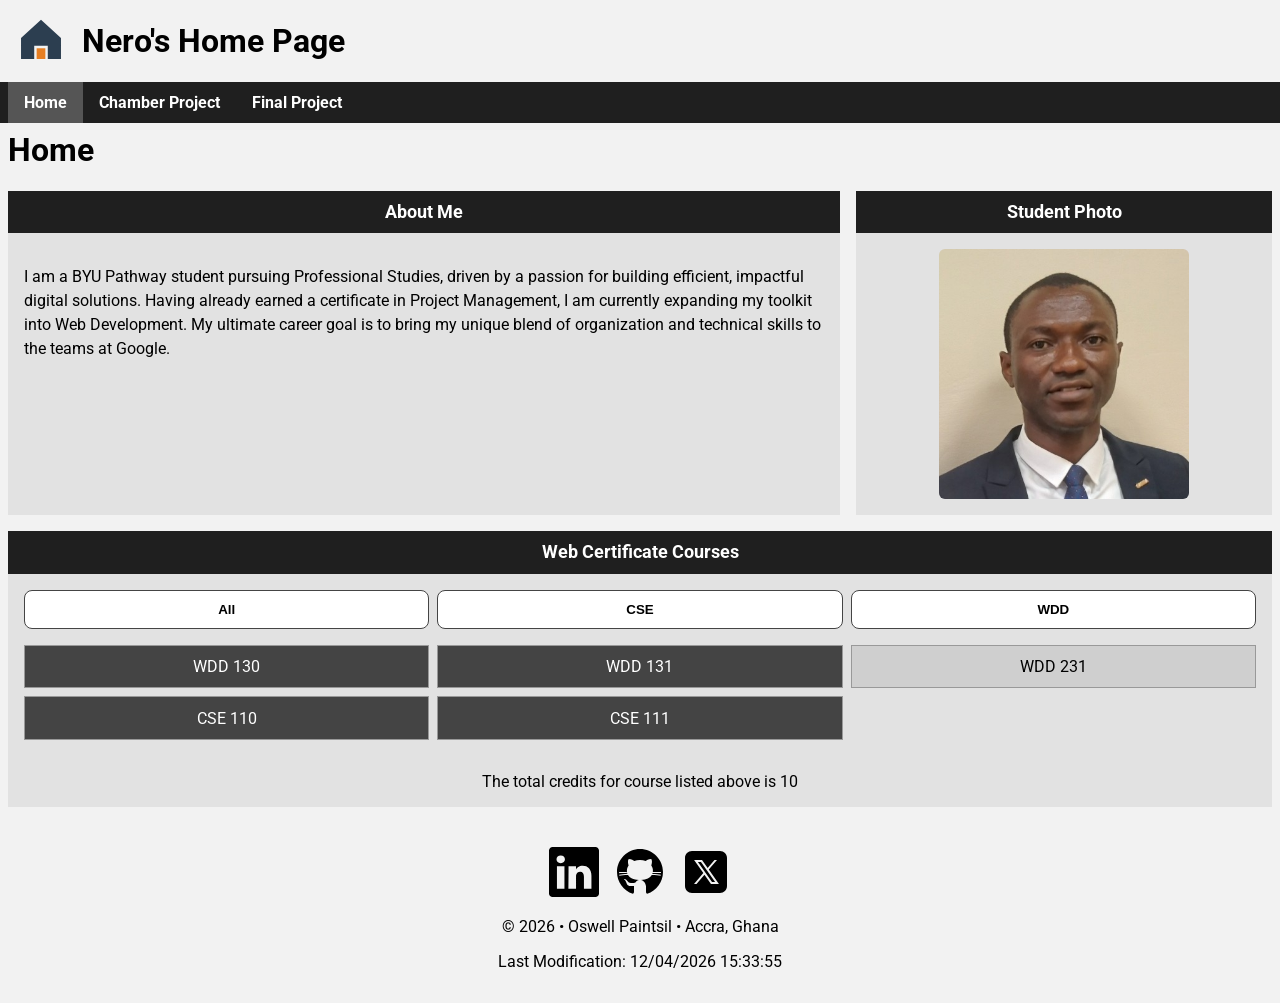
<file: index.html>
<!doctype html>
<html lang="en-US">
  <head>
    <meta charset="UTF-8" />
    <meta name="viewport" content="width=device-width, initial-scale=1.0" />

    <title>WDD 231 Home - Oswell Paintsil</title>

    <meta
      name="description"
      content="WDD 231 home page assignment for Oswell Paintsil - Course Introduction assignment."
    />

    <meta name="author" content="Oswell Paintsil" />

    <!-- Google Font -->
    <link rel="preconnect" href="https://fonts.googleapis.com" />
    <link rel="preconnect" href="https://fonts.gstatic.com" crossorigin />

    <link
      href="https://fonts.googleapis.com/css2?family=Roboto:wght@400;700&display=swap"
      rel="stylesheet"
    />

    <!-- CSS -->
    <!-- <link rel="stylesheet" href="styles/normalize.css" /> -->
    <link rel="stylesheet" href="styles/small.css" />
    <link rel="stylesheet" href="styles/larger.css" />

    <!-- JavaScript -->
    <script src="scripts/navigation.js" defer></script>
    <script src="scripts/date.js" defer></script>
    <script src="scripts/courses.js" defer></script>
  </head>

  <body>
    <header>
      <div class="logo">
        <img src="images/logo.svg" alt="Site Logo" />
        <span>Nero's Home Page</span>
      </div>

      <button id="menuButton" class="hamburger"></button>
    </header>

    <nav id="navMenu" class="navigation">
      <ul>
        <li class="active"><a href="#">Home</a></li>
        <li><a href="#">Chamber Project</a></li>
        <li><a href="#">Final Project</a></li>
      </ul>
    </nav>

    <main>
      <h1>Home</h1>

      <div class="top-sections">
        <section class="card">
          <h2>About Me</h2>

          <p>
            I am a BYU Pathway student pursuing Professional Studies, driven by
            a passion for building efficient, impactful digital solutions.
            Having already earned a certificate in Project Management, I am
            currently expanding my toolkit into Web Development. My ultimate
            career goal is to bring my unique blend of organization and
            technical skills to the teams at Google.
          </p>
        </section>

        <section class="card photo-card">
          <h2>Student Photo</h2>

          <img src="images/oswell.jpeg" alt="student photo" />
        </section>
      </div>

      <section class="courses">
        <h2>Web Certificate Courses</h2>

        <div class="buttons">
          <button id="all">All</button>
          <button id="cse">CSE</button>
          <button id="wdd">WDD</button>
        </div>

        <div id="courseContainer"></div>

        <p class="credits">
          The total credits for course listed above is
          <span id="totalCredits"></span>
        </p>
      </section>
    </main>

    <footer>
      <div class="social">
        <a href="https://linkedin.com" target="_blank">
          <img src="images/linkedin.svg" alt="LinkedIn" />
        </a>

        <a href="https://github.com" target="_blank">
          <img src="images/github.svg" alt="GitHub" />
        </a>

        <a href="https://x.com" target="_blank">
          <img src="images/x-logo.svg" alt="X" />
        </a>
      </div>

      <p>
        &copy;
        <span id="currentyear"></span>
        • Oswell Paintsil • Accra, Ghana
      </p>

      <p id="lastModified"></p>
    </footer>
  </body>
</html>
</file>
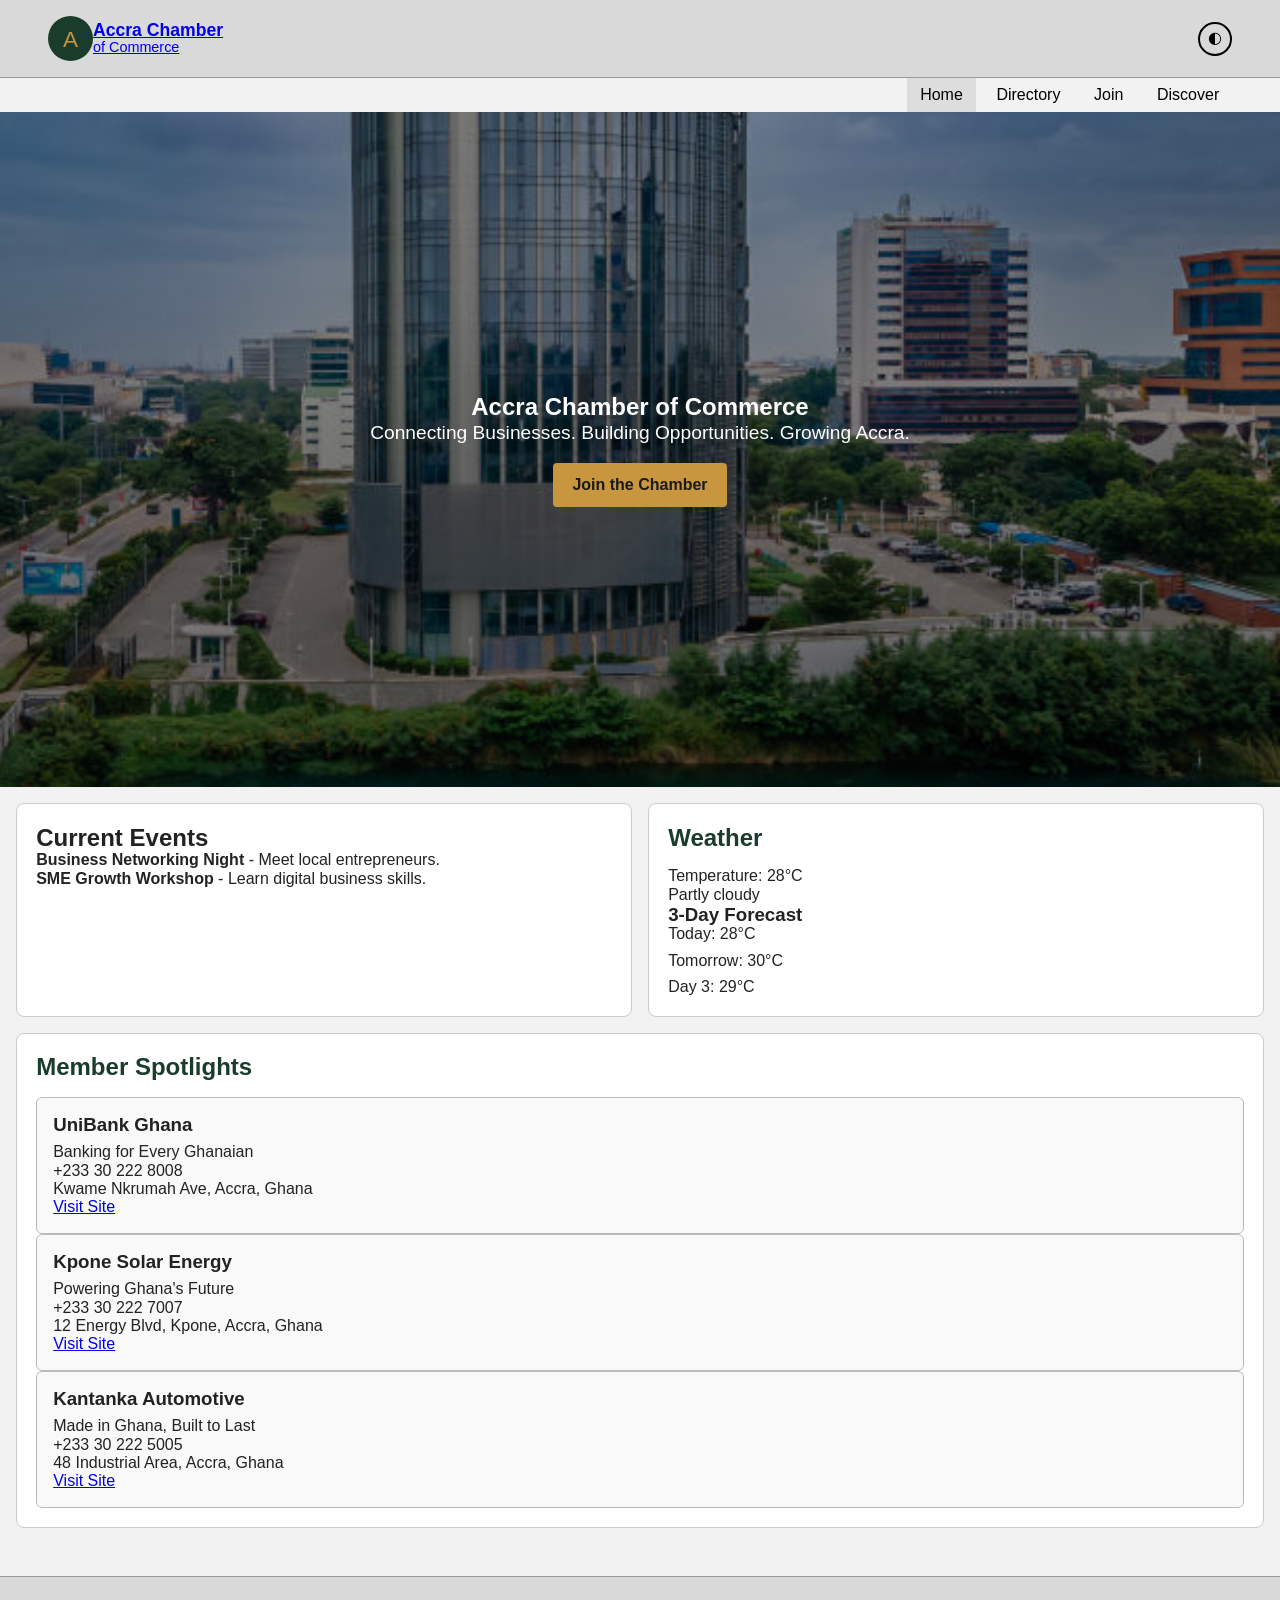
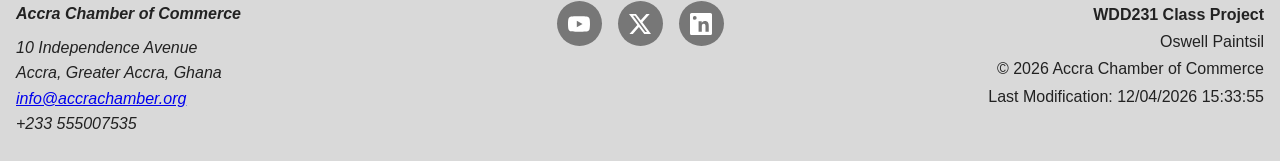
<file: chamber/index.html>
<!doctype html>
<html lang="en">
  <head>
    <meta charset="UTF-8" />
    <meta name="viewport" content="width=device-width, initial-scale=1.0" />

    <meta
      name="description"
      content="Browse the Accra Chamber of Commerce business directory. Find local businesses, contacts, and membership details for companies in Accra, Ghana."
    />
    <meta name="author" content="Oswell Paintsil" />
    <title>Business Directory | Accra Chamber of Commerce</title>

    <!-- Favicon -->
    <link rel="icon" type="image/svg+xml" href="images/favicon.svg" />

    <!-- Facebook Open Graph -->
    <meta
      property="og:title"
      content="Business Directory | Accra Chamber of Commerce"
    />
    <meta
      property="og:description"
      content="Browse the Accra Chamber of Commerce member directory — local businesses, contacts, and memberships."
    />
    <meta
      property="og:image"
      content="https://oswellpaintsil.github.io/wdd231/chamber/images/hero-image.jpg"
    />
    <meta
      property="og:url"
      content="https://oswellpaintsil.github.io/wdd231/chamber/index.html"
    />
    <meta property="og:type" content="website" />

    <!-- <title>Home | Accra Chamber of Commerce</title> -->

    <!-- Favicon -->
    <!-- <link rel="icon" href="images/favicon.svg" type="image/svg+xml" /> -->

    <!-- CSS -->
    <link rel="stylesheet" href="styles/normalize.css" />
    <link rel="stylesheet" href="styles/small.css" />
    <link rel="stylesheet" href="styles/larger.css" />

    <!-- Fonts -->
    <link rel="preconnect" href="https://fonts.googleapis.com" />
    <link rel="preconnect" href="https://fonts.gstatic.com" crossorigin />
    <link
      href="https://fonts.googleapis.com/css2?family=Source+Sans+3:wght@400;600;700&display=swap"
      rel="stylesheet"
    />
  </head>

  <body>
    <header>
      <a href="index.html" class="header-logo">
        <svg class="logo-icon" viewBox="0 0 44 44">
          <rect width="44" height="44" rx="22" fill="#1a3c2a" />
          <text
            x="22"
            y="30"
            text-anchor="middle"
            font-size="22"
            fill="#c8963e"
          >
            A
          </text>
        </svg>

        <div class="logo-text">
          <span class="site-name">Accra Chamber</span>
          <span class="site-sub">of Commerce</span>
        </div>
      </a>

      <div class="header-controls">
        <button class="theme-toggle">&#9680;</button>
        <button class="hamburger" aria-expanded="false">
          <span></span><span></span><span></span>
        </button>
      </div>
    </header>

    <nav id="main-nav">
      <ul>
        <li><a href="index.html">Home</a></li>
        <li><a href="directory.html">Directory</a></li>
        <li><a href="join.html">Join</a></li>
        <li><a href="discover.html">Discover</a></li>
      </ul>
    </nav>

    <!-- HERO (CSS BACKGROUND ONLY) -->
    <section class="hero">
      <div class="hero-overlay">
        <h2>Accra Chamber of Commerce</h2>
        <p>Connecting Businesses. Building Opportunities. Growing Accra.</p>

        <a href="join.html" class="cta-btn">Join the Chamber</a>
      </div>
    </section>

    <!-- HOME CONTENT -->
    <main class="home-main">
      <!-- EVENTS -->
      <section class="home-card">
        <h1>Current Events</h1>

        <p>
          <strong>Business Networking Night</strong> - Meet local entrepreneurs.
        </p>
        <p>
          <strong>SME Growth Workshop</strong> - Learn digital business skills.
        </p>
      </section>

      <!-- WEATHER -->
      <section class="home-card">
        <h2>Weather</h2>

        <p>Temperature: <span id="current-temp">--</span>°C</p>
        <p id="weather-desc">Loading...</p>

        <h3>3-Day Forecast</h3>
        <ul id="forecast-list"></ul>
      </section>

      <!-- SPOTLIGHTS -->
      <section class="home-card spotlight-section">
        <h2>Member Spotlights</h2>
        <div id="spotlight-container"></div>
      </section>
    </main>

    <!-- ===================== FOOTER  — matches wireframe layout ===================== -->
    <footer>
      <div class="footer-inner">
        <!-- Left: org contact info -->
        <address class="footer-org">
          <strong>Accra Chamber of Commerce</strong>
          10 Independence Avenue<br />
          Accra, Greater Accra, Ghana<br />
          <a href="mailto:info@accrachamber.org">info@accrachamber.org</a><br />
          +233 555007535
        </address>

        <!-- Centre: social icons (YouTube, Twitter/X, LinkedIn) -->
        <div
          class="footer-social"
          role="navigation"
          aria-label="Social media links"
        >
          <a
            href="https://youtube.com"
            target="_blank"
            rel="noopener noreferrer"
            aria-label="YouTube"
          >
            <svg viewBox="0 0 24 24" aria-hidden="true">
              <path
                d="M23.5 6.2a3 3 0 0 0-2.1-2.1C19.5 3.6 12 3.6 12 3.6s-7.5 0-9.4.5A3 3 0 0 0 .5 6.2C0 8.1 0 12 0 12s0 3.9.5 5.8a3 3 0 0 0 2.1 2.1C4.5 20.4 12 20.4 12 20.4s7.5 0 9.4-.5a3 3 0 0 0 2.1-2.1C24 15.9 24 12 24 12s0-3.9-.5-5.8zM9.6 15.6V8.4l6.3 3.6-6.3 3.6z"
              />
            </svg>
          </a>
          <a
            href="https://twitter.com"
            target="_blank"
            rel="noopener noreferrer"
            aria-label="Twitter / X"
          >
            <svg viewBox="0 0 24 24" aria-hidden="true">
              <path
                d="M18.9 1h3.7l-8 9.2L24 23h-7.4l-5.8-7.6L4.2 23H.5l8.6-9.8L0 1h7.6l5.2 6.9L18.9 1zm-1.3 19.8h2L6.5 3.1H4.3l13.3 17.7z"
              />
            </svg>
          </a>
          <a
            href="https://linkedin.com"
            target="_blank"
            rel="noopener noreferrer"
            aria-label="LinkedIn"
          >
            <svg viewBox="0 0 24 24" aria-hidden="true">
              <path
                d="M20.45 20.45h-3.56v-5.57c0-1.33-.02-3.04-1.85-3.04-1.85 0-2.14 1.45-2.14 2.94v5.67H9.35V9h3.41v1.56h.05a3.74 3.74 0 0 1 3.37-1.85c3.6 0 4.27 2.37 4.27 5.45v6.29zM5.34 7.43a2.07 2.07 0 1 1 0-4.13 2.07 2.07 0 0 1 0 4.13zM3.56 20.45h3.56V9H3.56v11.45zM22.22 0H1.78C.8 0 0 .78 0 1.74v20.52C0 23.22.8 24 1.78 24h20.44C23.2 24 24 23.22 24 22.26V1.74C24 .78 23.2 0 22.22 0z"
              />
            </svg>
          </a>
        </div>

        <!-- Right: development info -->
        <div class="footer-dev">
          <strong>WDD231 Class Project</strong><br />
          Oswell Paintsil<br />
          &copy; <span id="copyright-year"></span> Accra Chamber of Commerce<br />
          Last Modification: <span id="last-modified"></span>
        </div>
      </div>
    </footer>

    <script src="scripts/main.js"></script>
  </body>
</html>
</file>
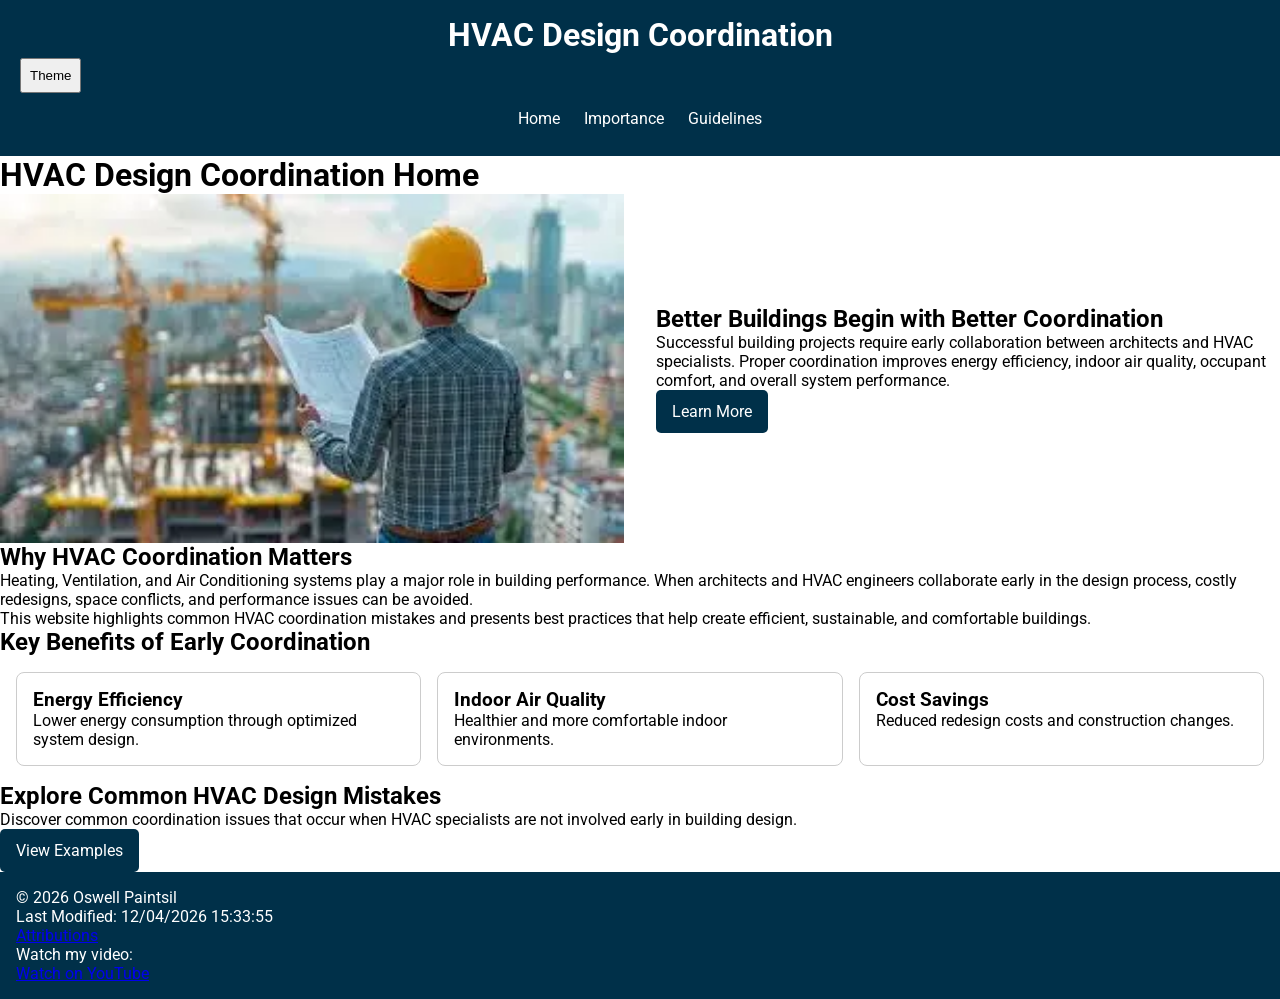
<file: finalproject/index.html>
<!doctype html>
<html lang="en">
  <head>
    <meta charset="UTF-8" />
    <meta name="author" content="Oswell Paintsil" />
    <meta
      name="description"
      content="Learn why architects should consult HVAC specialists during building design to improve efficiency, comfort, and sustainability."
    />
    <meta name="viewport" content="width=device-width, initial-scale=1.0" />

    <meta property="og:title" content="HVAC Design Coordination" />
    <meta
      property="og:description"
      content="The importance of architects consulting HVAC specialists during building design."
    />
    <meta property="og:type" content="website" />
    <meta
      property="og:url"
      content="https://oswellpaintsil.github.io/wdd231/finalproject/index.html"
    />
    <meta
      property="og:image"
      content="https://oswellpaintsil.github.io/wdd231/finalproject/images/hero.webp"
    />

    <title>HVAC Design Coordination | Home</title>

    <link rel="icon" href="images/favicon.ico" />
    <link rel="preconnect" href="https://fonts.googleapis.com" />
    <link rel="preconnect" href="https://fonts.gstatic.com" crossorigin />
    <link
      href="https://fonts.googleapis.com/css2?family=Roboto:wght@400;700&display=swap"
      rel="stylesheet"
    />

    <link rel="stylesheet" href="styles/small.css" />
    <link rel="stylesheet" href="styles/large.css" />

    <script type="module" src="scripts/main.js"></script>
  </head>

  <body>
    <header>
      <div class="site-title">HVAC Design Coordination</div>

      <button id="menu-button" aria-label="Open Navigation Menu">☰</button>
      <button id="theme-button">Theme</button>

      <nav id="main-nav">
        <ul class="navigation">
          <li><a href="index.html">Home</a></li>
          <li><a href="importance.html">Importance</a></li>
          <li><a href="guidelines.html">Guidelines</a></li>
        </ul>
      </nav>
    </header>

    <main>
      <h1>HVAC Design Coordination Home</h1>

      <section class="hero">
        <img
          src="images/hero.webp"
          alt="Modern commercial building with HVAC systems"
          loading="eager"
          width="1200"
          height="600"
        />

        <div class="hero-text">
          <h2>Better Buildings Begin with Better Coordination</h2>
          <p>
            Successful building projects require early collaboration between
            architects and HVAC specialists. Proper coordination improves energy
            efficiency, indoor air quality, occupant comfort, and overall system
            performance.
          </p>
          <a href="importance.html" class="btn"> Learn More </a>
        </div>
      </section>

      <section class="intro">
        <h2>Why HVAC Coordination Matters</h2>
        <p>
          Heating, Ventilation, and Air Conditioning systems play a major role
          in building performance. When architects and HVAC engineers
          collaborate early in the design process, costly redesigns, space
          conflicts, and performance issues can be avoided.
        </p>
        <p>
          This website highlights common HVAC coordination mistakes and presents
          best practices that help create efficient, sustainable, and
          comfortable buildings.
        </p>
      </section>

      <section class="stats">
        <h2>Key Benefits of Early Coordination</h2>
        <div class="stats-container">
          <article class="stat-card">
            <h3>Energy Efficiency</h3>
            <p>Lower energy consumption through optimized system design.</p>
          </article>
          <article class="stat-card">
            <h3>Indoor Air Quality</h3>
            <p>Healthier and more comfortable indoor environments.</p>
          </article>
          <article class="stat-card">
            <h3>Cost Savings</h3>
            <p>Reduced redesign costs and construction changes.</p>
          </article>
        </div>
      </section>

      <section class="cta">
        <h2>Explore Common HVAC Design Mistakes</h2>
        <p>
          Discover common coordination issues that occur when HVAC specialists
          are not involved early in building design.
        </p>
        <a href="importance.html" class="btn"> View Examples </a>
      </section>
    </main>

    <footer>
      <p>&copy; 2026 Oswell Paintsil</p>
      <p id="lastModified"></p>
      <a href="attributions.html">Attributions</a>
      <p>Watch my video:</p>
      <a href="https://youtu.be/3HdeFGTWEIA" target="_blank"
        >Watch on YouTube</a
      >
    </footer>
  </body>
</html>
</file>
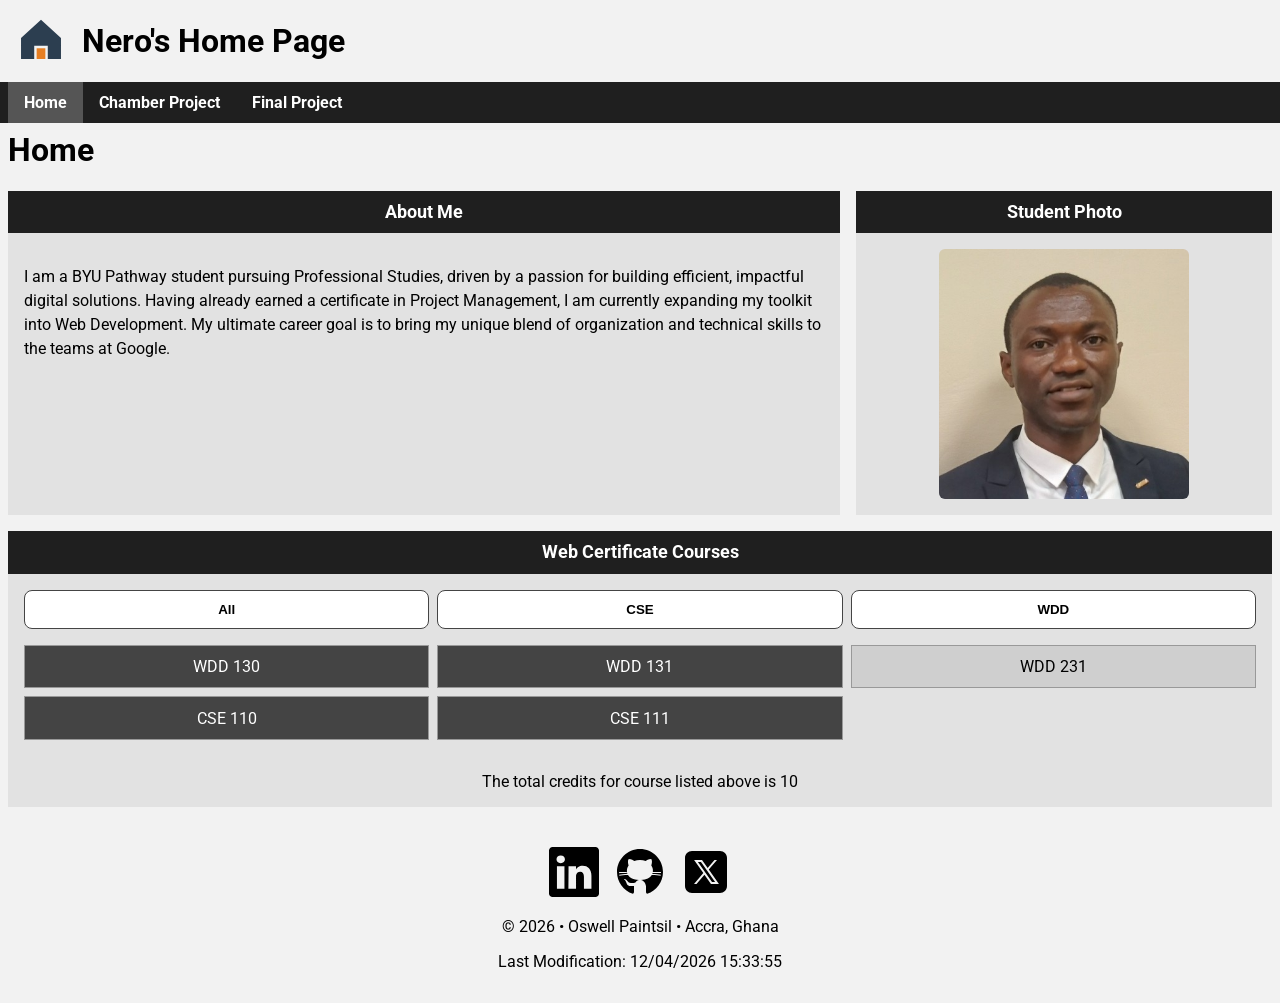
<file: wdd231/index.html>
<!doctype html>
<html lang="en-US">
  <head>
    <meta charset="UTF-8" />
    <meta name="viewport" content="width=device-width, initial-scale=1.0" />

    <title>WDD 231 Home - Oswell Paintsil</title>

    <meta
      name="description"
      content="WDD 231 home page assignment for Oswell Paintsil - Course Introduction assignment."
    />

    <meta name="author" content="Oswell Paintsil" />

    <meta property="og:title" content="WDD 231 Home - Oswell Paintsil" />
    <meta
      property="og:description"
      content="Discover one of the talented students in the BYU Pathway Worldwide program from Accra, Ghana."
    />
    <meta
      property="og:url"
      content="https://oswellpaintsil.github.io/wdd231/"
    />

    <meta
      property="og:image"
      content="https://oswellpaintsil.github.io/wdd231/images/oswell.jpeg"
    />

    <link rel="icon" href="favicon.ico" />

    <!-- Google Font -->
    <link rel="preconnect" href="https://fonts.googleapis.com" />
    <link rel="preconnect" href="https://fonts.gstatic.com" crossorigin />

    <link
      href="https://fonts.googleapis.com/css2?family=Roboto:wght@400;700&display=swap"
      rel="stylesheet"
    />

    <!-- CSS -->
    <!-- <link rel="stylesheet" href="styles/normalize.css" /> -->
    <link rel="stylesheet" href="styles/small.css" />
    <link rel="stylesheet" href="styles/larger.css" />

    <!-- JavaScript -->
    <script src="scripts/navigation.js" defer></script>
    <script src="scripts/date.js" defer></script>
    <script src="scripts/courses.js" defer></script>
  </head>

  <body>
    <header>
      <div class="logo">
        <img src="images/logo.svg" alt="Site Logo" />
        <span>Nero's Home Page</span>
      </div>

      <button id="menuButton" class="hamburger"></button>
    </header>

    <nav id="navMenu" class="navigation">
      <ul>
        <li class="active"><a href="#">Home</a></li>
        <li><a href="#">Chamber Project</a></li>
        <li><a href="#">Final Project</a></li>
      </ul>
    </nav>

    <main>
      <h1>Home</h1>

      <div class="top-sections">
        <section class="card">
          <h2>About Me</h2>

          <p>
            I am a BYU Pathway student pursuing Professional Studies, driven by
            a passion for building efficient, impactful digital solutions.
            Having already earned a certificate in Project Management, I am
            currently expanding my toolkit into Web Development. My ultimate
            career goal is to bring my unique blend of organization and
            technical skills to the teams at Google.
          </p>
        </section>

        <section class="card photo-card">
          <h2>Student Photo</h2>

          <img src="images/oswell.jpeg" alt="student photo" />
        </section>
      </div>

      <section class="courses">
        <h2>Web Certificate Courses</h2>

        <div class="buttons">
          <button id="all">All</button>
          <button id="cse">CSE</button>
          <button id="wdd">WDD</button>
        </div>

        <div id="courseContainer"></div>

        <p class="credits">
          The total credits for course listed above is
          <span id="totalCredits"></span>
        </p>
      </section>
    </main>

    <footer>
      <div class="social">
        <a href="https://linkedin.com" target="_blank">
          <img src="images/linkedin.svg" alt="LinkedIn" />
        </a>

        <a href="https://github.com" target="_blank">
          <img src="images/github.svg" alt="GitHub" />
        </a>

        <a href="https://x.com" target="_blank">
          <img src="images/x-logo.svg" alt="X" />
        </a>
      </div>

      <p>
        &copy;
        <span id="currentyear"></span>
        • Oswell Paintsil • Accra, Ghana
      </p>

      <p id="lastModified"></p>
    </footer>
  </body>
</html>
</file>
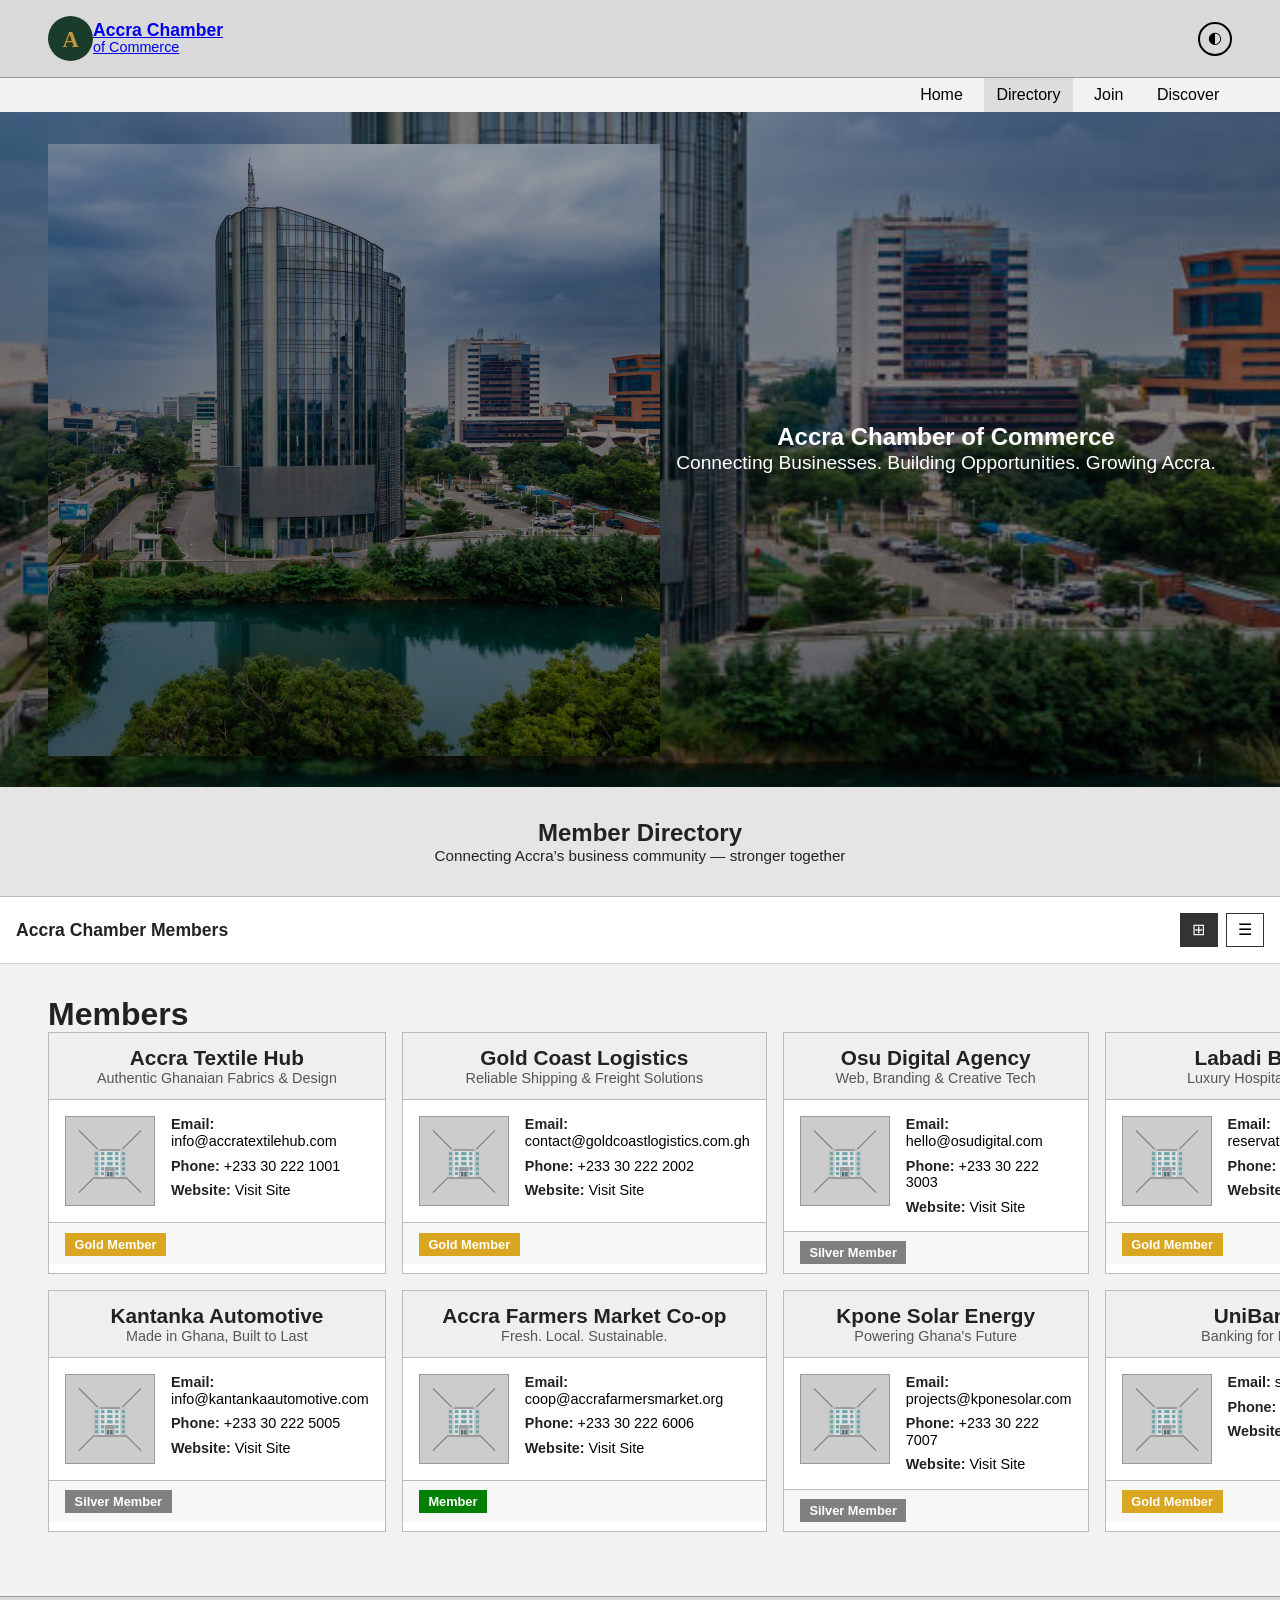
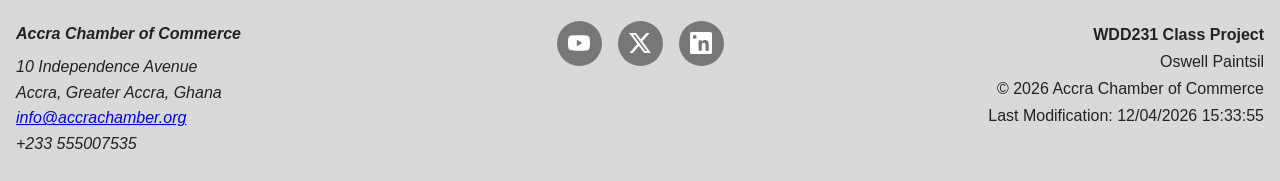
<file: chamber/directory.html>
<!doctype html>
<html lang="en">
  <head>
    <meta charset="UTF-8" />
    <meta name="viewport" content="width=device-width, initial-scale=1.0" />
    <meta
      name="description"
      content="Browse the Accra Chamber of Commerce business directory. Find local businesses, contacts, and membership details for companies in Accra, Ghana."
    />
    <meta name="author" content="Oswell Paintsil" />
    <title>Business Directory | Accra Chamber of Commerce</title>

    <!-- Favicon -->
    <link rel="icon" type="image/svg+xml" href="images/favicon.svg" />

    <!-- Facebook Open Graph -->
    <meta
      property="og:title"
      content="Business Directory | Accra Chamber of Commerce"
    />
    <meta
      property="og:description"
      content="Browse the Accra Chamber of Commerce member directory — local businesses, contacts, and memberships."
    />
    <meta
      property="og:image"
      content="https://oswellpaintsil.github.io/wdd231/chamber/images/hero-image.jpg"
    />
    <meta
      property="og:url"
      content="https://oswellpaintsil.github.io/wdd231/chamber/directory.html"
    />
    <meta property="og:type" content="website" />

    <!-- CSS: normalize/reset is inside small.css; small first, then larger -->
    <link rel="stylesheet" href="styles/normalize.css" />
    <link rel="stylesheet" href="styles/small.css" />
    <link rel="stylesheet" href="styles/larger.css" />

    <!-- Google Fonts -->
    <link rel="preconnect" href="https://fonts.googleapis.com" />
    <link rel="preconnect" href="https://fonts.gstatic.com" crossorigin />
    <link
      href="https://fonts.googleapis.com/css2?family=Source+Sans+3:wght@400;600;700&display=swap"
      rel="stylesheet"
    />
  </head>
  <body>
    <!-- ===================== HEADER ===================== -->
    <header>
      <a
        href="index.html"
        class="header-logo"
        aria-label="Accra Chamber of Commerce — Home"
      >
        <svg
          class="logo-icon"
          xmlns="http://www.w3.org/2000/svg"
          viewBox="0 0 44 44"
          aria-hidden="true"
        >
          <rect width="44" height="44" rx="22" fill="#1a3c2a" />
          <text
            x="22"
            y="30"
            text-anchor="middle"
            font-size="22"
            fill="#c8963e"
            font-family="Georgia,serif"
            font-weight="bold"
          >
            A
          </text>
        </svg>
        <div class="logo-text">
          <span class="site-name">Accra Chamber</span>
          <span class="site-sub">of Commerce</span>
        </div>
      </a>

      <div class="header-controls">
        <button class="theme-toggle" aria-label="Toggle dark mode">
          &#9680;
        </button>
        <button
          class="hamburger"
          aria-label="Open navigation"
          aria-expanded="false"
          aria-controls="main-nav"
        >
          <span></span><span></span><span></span>
        </button>
      </div>
    </header>

    <!-- ===================== NAVIGATION ===================== -->
    <nav id="main-nav" aria-label="Main navigation">
      <ul role="list">
        <li><a href="index.html">Home</a></li>
        <li><a href="directory.html">Directory</a></li>
        <li><a href="join.html">Join</a></li>
        <li><a href="discover.html">Discover</a></li>
      </ul>
    </nav>

    <!-- ===================== HERO SECTION ===================== -->
    <section class="hero">
      <img
        class="hero-img"
        src="images/hero-image.jpg"
        alt="Accra city business skyline"
      />

      <div class="hero-overlay">
        <h2>Accra Chamber of Commerce</h2>
        <p>Connecting Businesses. Building Opportunities. Growing Accra.</p>
      </div>
    </section>

    <!-- ===================== PAGE BANNER ===================== -->
    <section class="page-banner">
      <h2>Member Directory</h2>
      <p>
        Connecting Accra&rsquo;s business community &mdash; stronger together
      </p>
    </section>

    <!-- ===================== DIRECTORY CONTROLS ===================== -->
    <div class="directory-controls" role="toolbar" aria-label="View controls">
      <h2>Accra Chamber Members</h2>
      <div class="view-toggle" role="group" aria-label="Toggle view">
        <button
          id="btn-grid"
          class="view-btn active"
          aria-pressed="true"
          title="Grid view"
          aria-label="Grid view"
        >
          &#8862;
        </button>
        <button
          id="btn-list"
          class="view-btn"
          aria-pressed="false"
          title="List view"
          aria-label="List view"
        >
          &#9776;
        </button>
      </div>
    </div>

    <!-- ===================== MAIN / DIRECTORY ===================== -->
    <main>
      <h1>Members</h1>
      <div
        id="members-container"
        class="grid-view"
        role="list"
        aria-label="Chamber member businesses"
        aria-live="polite"
      >
        <!-- Populated by JavaScript -->
      </div>
    </main>

    <!-- ===================== FOOTER  — matches wireframe layout ===================== -->
    <footer>
      <div class="footer-inner">
        <!-- Left: org contact info -->
        <address class="footer-org">
          <strong>Accra Chamber of Commerce</strong>
          10 Independence Avenue<br />
          Accra, Greater Accra, Ghana<br />
          <a href="mailto:info@accrachamber.org">info@accrachamber.org</a><br />
          +233 555007535
        </address>

        <!-- Centre: social icons (YouTube, Twitter/X, LinkedIn) -->
        <div class="footer-social" role="navigation" aria-label="Social media links">
          <a
            href="https://youtube.com"
            target="_blank"
            rel="noopener noreferrer"
            aria-label="YouTube"
          >
            <svg viewBox="0 0 24 24" aria-hidden="true">
              <path
                d="M23.5 6.2a3 3 0 0 0-2.1-2.1C19.5 3.6 12 3.6 12 3.6s-7.5 0-9.4.5A3 3 0 0 0 .5 6.2C0 8.1 0 12 0 12s0 3.9.5 5.8a3 3 0 0 0 2.1 2.1C4.5 20.4 12 20.4 12 20.4s7.5 0 9.4-.5a3 3 0 0 0 2.1-2.1C24 15.9 24 12 24 12s0-3.9-.5-5.8zM9.6 15.6V8.4l6.3 3.6-6.3 3.6z"
              />
            </svg>
          </a>
          <a
            href="https://twitter.com"
            target="_blank"
            rel="noopener noreferrer"
            aria-label="Twitter / X"
          >
            <svg viewBox="0 0 24 24" aria-hidden="true">
              <path
                d="M18.9 1h3.7l-8 9.2L24 23h-7.4l-5.8-7.6L4.2 23H.5l8.6-9.8L0 1h7.6l5.2 6.9L18.9 1zm-1.3 19.8h2L6.5 3.1H4.3l13.3 17.7z"
              />
            </svg>
          </a>
          <a
            href="https://linkedin.com"
            target="_blank"
            rel="noopener noreferrer"
            aria-label="LinkedIn"
          >
            <svg viewBox="0 0 24 24" aria-hidden="true">
              <path
                d="M20.45 20.45h-3.56v-5.57c0-1.33-.02-3.04-1.85-3.04-1.85 0-2.14 1.45-2.14 2.94v5.67H9.35V9h3.41v1.56h.05a3.74 3.74 0 0 1 3.37-1.85c3.6 0 4.27 2.37 4.27 5.45v6.29zM5.34 7.43a2.07 2.07 0 1 1 0-4.13 2.07 2.07 0 0 1 0 4.13zM3.56 20.45h3.56V9H3.56v11.45zM22.22 0H1.78C.8 0 0 .78 0 1.74v20.52C0 23.22.8 24 1.78 24h20.44C23.2 24 24 23.22 24 22.26V1.74C24 .78 23.2 0 22.22 0z"
              />
            </svg>
          </a>
        </div>

        <!-- Right: development info -->
        <div class="footer-dev">
          <strong>WDD231 Class Project</strong><br />
          Oswell Paintsil<br />
          &copy; <span id="copyright-year"></span> Accra Chamber of Commerce<br />
          Last Modification: <span id="last-modified"></span>
        </div>
      </div>
    </footer>

    <script src="scripts/main.js"></script>
  </body>
</html>
</file>
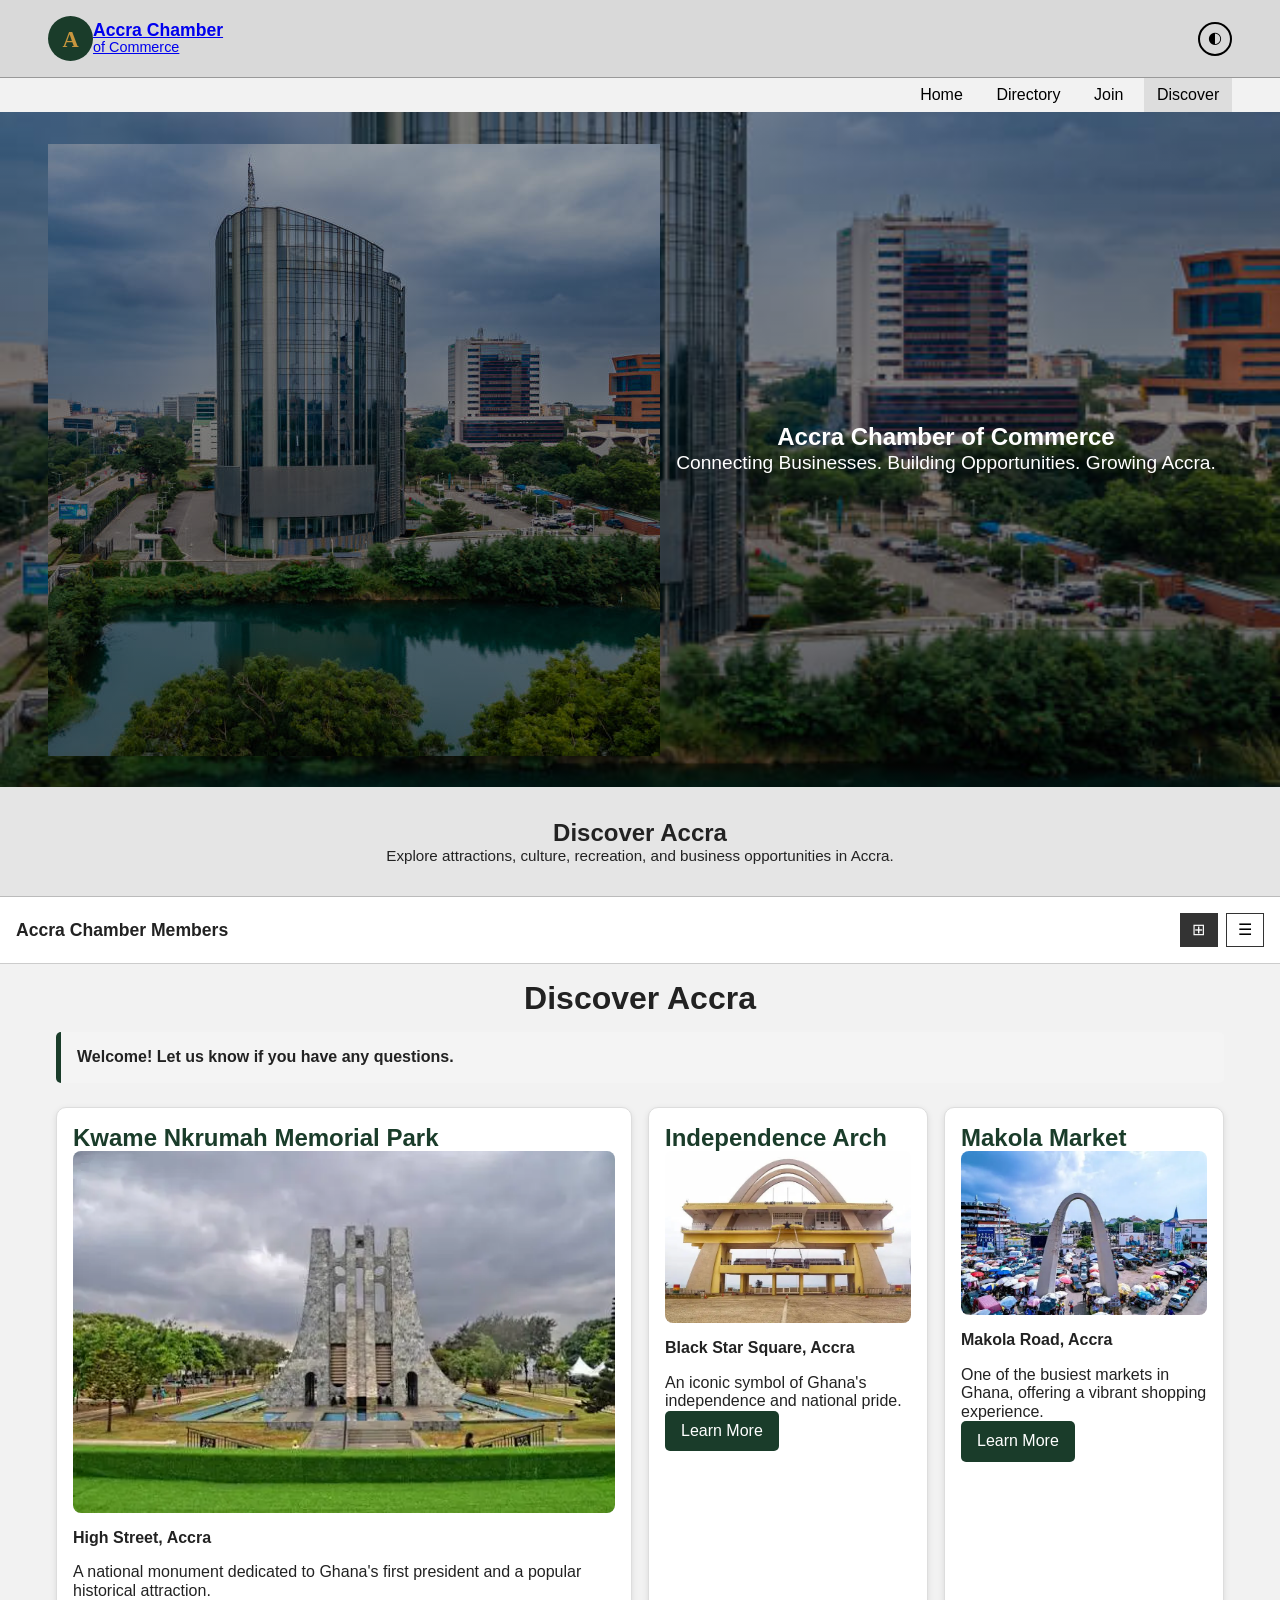
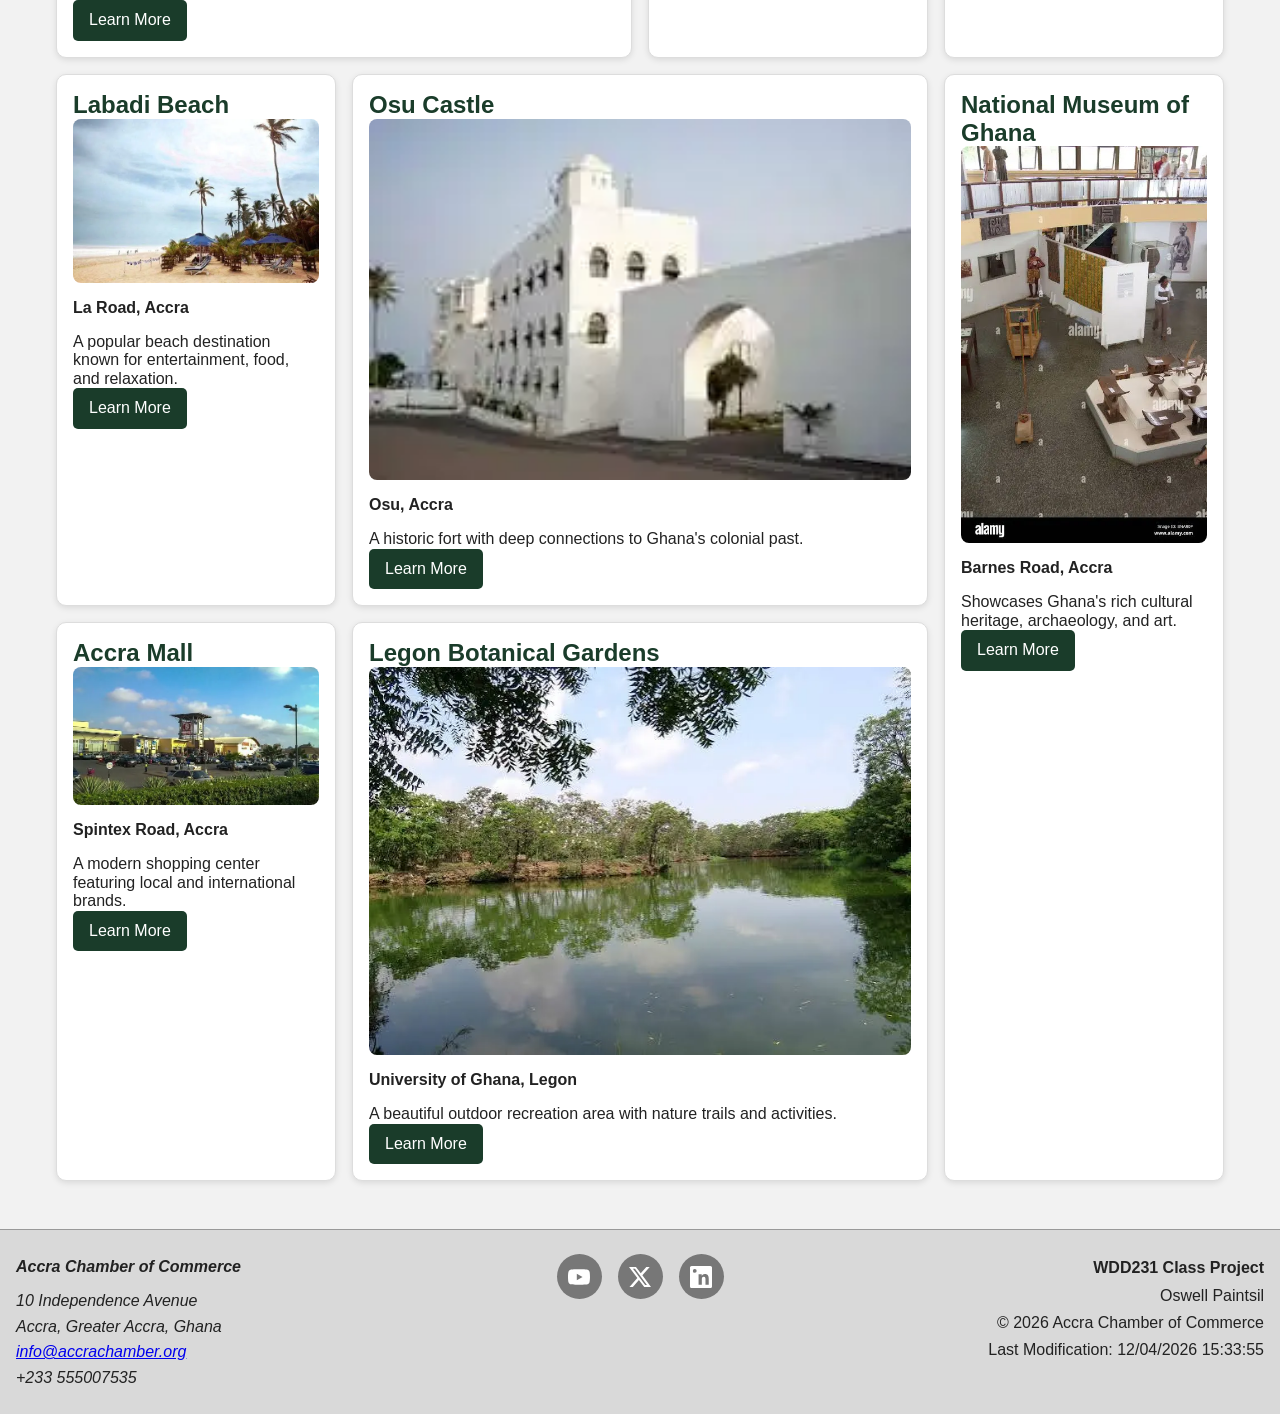
<file: chamber/discover.html>
<!doctype html>
<html lang="en">
  <head>
    <meta charset="UTF-8" />
    <meta name="viewport" content="width=device-width, initial-scale=1.0" />
    <meta
      name="description"
      content="Browse the Accra Chamber of Commerce business directory. Find local businesses, contacts, and membership details for companies in Accra, Ghana."
    />
    <meta name="author" content="Oswell Paintsil" />
    <title>Discover Accra | Accra Chamber of Commerce</title>

    <!-- Favicon -->
    <link rel="icon" type="image/svg+xml" href="images/favicon.svg" />

    <!-- Facebook Open Graph -->
    <meta
      property="og:title"
      content="Business Directory | Accra Chamber of Commerce"
    />
    <meta
      property="og:description"
      content="Browse the Accra Chamber of Commerce member directory — local businesses, contacts, and memberships."
    />
    <meta
      property="og:image"
      content="https://oswellpaintsil.github.io/wdd231/chamber/images/hero-image.jpg"
    />
    <meta
      property="og:url"
      content="https://oswellpaintsil.github.io/wdd231/chamber/directory.html"
    />
    <meta property="og:type" content="website" />

    <!-- CSS: normalize/reset is inside small.css; small first, then larger -->
    <link rel="stylesheet" href="styles/normalize.css" />
    <link rel="stylesheet" href="styles/small.css" />
    <link rel="stylesheet" href="styles/larger.css" />

    <!-- Google Fonts -->
    <link rel="preconnect" href="https://fonts.googleapis.com" />
    <link rel="preconnect" href="https://fonts.gstatic.com" crossorigin />
    <link
      href="https://fonts.googleapis.com/css2?family=Source+Sans+3:wght@400;600;700&display=swap"
      rel="stylesheet"
    />
  </head>
  <body>
    <!-- ===================== HEADER ===================== -->
    <header>
      <a
        href="index.html"
        class="header-logo"
        aria-label="Accra Chamber of Commerce — Home"
      >
        <svg
          class="logo-icon"
          xmlns="http://www.w3.org/2000/svg"
          viewBox="0 0 44 44"
          aria-hidden="true"
        >
          <rect width="44" height="44" rx="22" fill="#1a3c2a" />
          <text
            x="22"
            y="30"
            text-anchor="middle"
            font-size="22"
            fill="#c8963e"
            font-family="Georgia,serif"
            font-weight="bold"
          >
            A
          </text>
        </svg>
        <div class="logo-text">
          <span class="site-name">Accra Chamber</span>
          <span class="site-sub">of Commerce</span>
        </div>
      </a>

      <div class="header-controls">
        <button class="theme-toggle" aria-label="Toggle dark mode">
          &#9680;
        </button>
        <button
          class="hamburger"
          aria-label="Open navigation"
          aria-expanded="false"
          aria-controls="main-nav"
        >
          <span></span><span></span><span></span>
        </button>
      </div>
    </header>

    <!-- ===================== NAVIGATION ===================== -->
    <nav id="main-nav" aria-label="Main navigation">
      <ul role="list">
        <li><a href="index.html">Home</a></li>
        <li><a href="directory.html">Directory</a></li>
        <li><a href="join.html">Join</a></li>
        <li><a href="discover.html">Discover</a></li>
      </ul>
    </nav>

    <!-- ===================== HERO SECTION ===================== -->
    <section class="hero">
      <img
        class="hero-img"
        src="images/hero-image.jpg"
        alt="Accra city business skyline"
      />

      <div class="hero-overlay">
        <h2>Accra Chamber of Commerce</h2>
        <p>Connecting Businesses. Building Opportunities. Growing Accra.</p>
      </div>
    </section>

    <!-- ===================== PAGE BANNER ===================== -->
    <section class="page-banner">
      <h2>Discover Accra</h2>
      <p>
        Explore attractions, culture, recreation, and business opportunities in
        Accra.
      </p>
    </section>

    <!-- ===================== DIRECTORY CONTROLS ===================== -->
    <div class="directory-controls" role="toolbar" aria-label="View controls">
      <h2>Accra Chamber Members</h2>
      <div class="view-toggle" role="group" aria-label="Toggle view">
        <button
          id="btn-grid"
          class="view-btn active"
          aria-pressed="true"
          title="Grid view"
          aria-label="Grid view"
        >
          &#8862;
        </button>
        <button
          id="btn-list"
          class="view-btn"
          aria-pressed="false"
          title="List view"
          aria-label="List view"
        >
          &#9776;
        </button>
      </div>
    </div>

    <!-- ===================== MAIN / DIRECTORY ===================== -->
    <main class="discover-main">
      <h1>Discover Accra</h1>

      <section id="visit-message"></section>

      <section id="discover-grid">
        <!-- JavaScript will build cards here -->
      </section>
    </main>

    <!-- ===================== FOOTER  — matches wireframe layout ===================== -->
    <footer>
      <div class="footer-inner">
        <!-- Left: org contact info -->
        <address class="footer-org">
          <strong>Accra Chamber of Commerce</strong>
          10 Independence Avenue<br />
          Accra, Greater Accra, Ghana<br />
          <a href="mailto:info@accrachamber.org">info@accrachamber.org</a><br />
          +233 555007535
        </address>

        <!-- Centre: social icons (YouTube, Twitter/X, LinkedIn) -->
        <div
          class="footer-social"
          role="navigation"
          aria-label="Social media links"
        >
          <a
            href="https://youtube.com"
            target="_blank"
            rel="noopener noreferrer"
            aria-label="YouTube"
          >
            <svg viewBox="0 0 24 24" aria-hidden="true">
              <path
                d="M23.5 6.2a3 3 0 0 0-2.1-2.1C19.5 3.6 12 3.6 12 3.6s-7.5 0-9.4.5A3 3 0 0 0 .5 6.2C0 8.1 0 12 0 12s0 3.9.5 5.8a3 3 0 0 0 2.1 2.1C4.5 20.4 12 20.4 12 20.4s7.5 0 9.4-.5a3 3 0 0 0 2.1-2.1C24 15.9 24 12 24 12s0-3.9-.5-5.8zM9.6 15.6V8.4l6.3 3.6-6.3 3.6z"
              />
            </svg>
          </a>
          <a
            href="https://twitter.com"
            target="_blank"
            rel="noopener noreferrer"
            aria-label="Twitter / X"
          >
            <svg viewBox="0 0 24 24" aria-hidden="true">
              <path
                d="M18.9 1h3.7l-8 9.2L24 23h-7.4l-5.8-7.6L4.2 23H.5l8.6-9.8L0 1h7.6l5.2 6.9L18.9 1zm-1.3 19.8h2L6.5 3.1H4.3l13.3 17.7z"
              />
            </svg>
          </a>
          <a
            href="https://linkedin.com"
            target="_blank"
            rel="noopener noreferrer"
            aria-label="LinkedIn"
          >
            <svg viewBox="0 0 24 24" aria-hidden="true">
              <path
                d="M20.45 20.45h-3.56v-5.57c0-1.33-.02-3.04-1.85-3.04-1.85 0-2.14 1.45-2.14 2.94v5.67H9.35V9h3.41v1.56h.05a3.74 3.74 0 0 1 3.37-1.85c3.6 0 4.27 2.37 4.27 5.45v6.29zM5.34 7.43a2.07 2.07 0 1 1 0-4.13 2.07 2.07 0 0 1 0 4.13zM3.56 20.45h3.56V9H3.56v11.45zM22.22 0H1.78C.8 0 0 .78 0 1.74v20.52C0 23.22.8 24 1.78 24h20.44C23.2 24 24 23.22 24 22.26V1.74C24 .78 23.2 0 22.22 0z"
              />
            </svg>
          </a>
        </div>

        <!-- Right: development info -->
        <div class="footer-dev">
          <strong>WDD231 Class Project</strong><br />
          Oswell Paintsil<br />
          &copy; <span id="copyright-year"></span> Accra Chamber of Commerce<br />
          Last Modification: <span id="last-modified"></span>
        </div>
      </div>
    </footer>

    <script src="scripts/main.js"></script>
    <script type="module" src="scripts/discover.js"></script>
  </body>
</html>
</file>
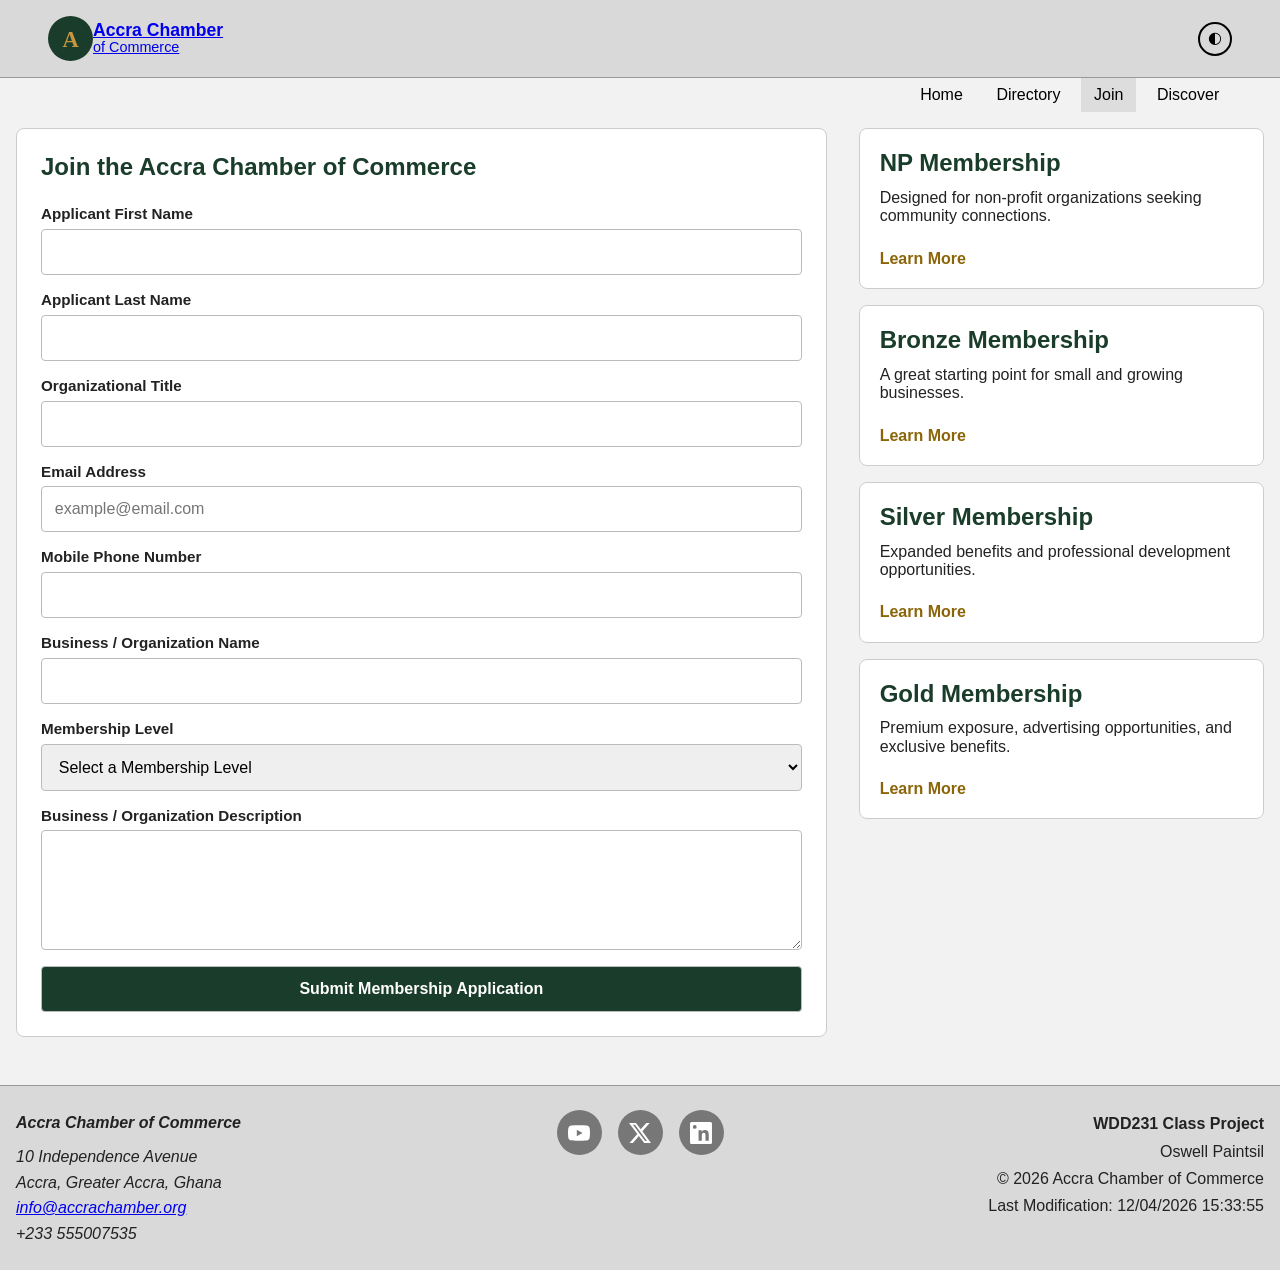
<file: chamber/join.html>
<!doctype html>
<html lang="en">
  <head>
    <meta charset="UTF-8" />
    <meta name="viewport" content="width=device-width, initial-scale=1.0" />
    <meta
      name="description"
      content="Browse the Accra Chamber of Commerce business directory. Find local businesses, contacts, and membership details for companies in Accra, Ghana."
    />
    <meta name="author" content="Oswell Paintsil" />
    <title>Join Page | Business Directory | Accra Chamber of Commerce</title>

    <!-- Favicon -->
    <link rel="icon" type="image/svg+xml" href="images/favicon.svg" />

    <!-- Facebook Open Graph -->
    <meta
      property="og:title"
      content="Business Directory | Accra Chamber of Commerce"
    />
    <meta
      property="og:description"
      content="Browse the Accra Chamber of Commerce member directory — local businesses, contacts, and memberships."
    />
    <meta
      property="og:image"
      content="https://oswellpaintsil.github.io/wdd231/chamber/images/hero-image.jpg"
    />
    <meta
      property="og:url"
      content="https://oswellpaintsil.github.io/wdd231/chamber/directory.html"
    />
    <meta property="og:type" content="website" />

    <!-- CSS: normalize/reset is inside small.css; small first, then larger -->
    <link rel="stylesheet" href="styles/normalize.css" />
    <link rel="stylesheet" href="styles/small.css" />
    <link rel="stylesheet" href="styles/larger.css" />

    <!-- Google Fonts -->
    <link rel="preconnect" href="https://fonts.googleapis.com" />
    <link rel="preconnect" href="https://fonts.gstatic.com" crossorigin />
    <link
      href="https://fonts.googleapis.com/css2?family=Source+Sans+3:wght@400;600;700&display=swap"
      rel="stylesheet"
    />
  </head>
  <body>
    <!-- ===================== HEADER ===================== -->
    <header>
      <a
        href="index.html"
        class="header-logo"
        aria-label="Accra Chamber of Commerce — Home"
      >
        <svg
          class="logo-icon"
          xmlns="http://www.w3.org/2000/svg"
          viewBox="0 0 44 44"
          aria-hidden="true"
        >
          <rect width="44" height="44" rx="22" fill="#1a3c2a" />
          <text
            x="22"
            y="30"
            text-anchor="middle"
            font-size="22"
            fill="#c8963e"
            font-family="Georgia,serif"
            font-weight="bold"
          >
            A
          </text>
        </svg>
        <div class="logo-text">
          <span class="site-name">Accra Chamber</span>
          <span class="site-sub">of Commerce</span>
        </div>
      </a>

      <div class="header-controls">
        <button class="theme-toggle" aria-label="Toggle dark mode">
          &#9680;
        </button>
        <button
          class="hamburger"
          aria-label="Open navigation"
          aria-expanded="false"
          aria-controls="main-nav"
        >
          <span></span><span></span><span></span>
        </button>
      </div>
    </header>

    <!-- ===================== NAVIGATION ===================== -->
    <nav id="main-nav" aria-label="Main navigation">
      <ul role="list">
        <li><a href="index.html">Home</a></li>
        <li><a href="directory.html">Directory</a></li>
        <li><a href="join.html">Join</a></li>
        <li><a href="discover.html">Discover</a></li>
      </ul>
    </nav>

    <main class="join-container">
      <section class="join-form-section">
        <h1>Join the Accra Chamber of Commerce</h1>

        <form method="get" action="thankyou.html">
          <label>
            Applicant First Name
            <input
              type="text"
              name="firstname"
              title="Enter your first name"
              autocomplete="given-name"
              required
            />
          </label>

          <label>
            Applicant Last Name
            <input
              type="text"
              name="lastname"
              title="Enter your last name"
              autocomplete="family-name"
              required
            />
          </label>

          <label>
            Organizational Title
            <input
              type="text"
              name="orgtitle"
              title="Enter your organizational title"
              autocomplete="organization-title"
              pattern="[A-Za-z\s\-]{7,}"
            />
          </label>

          <label>
            Email Address
            <input
              type="email"
              name="email"
              title="Enter your email address"
              autocomplete="email"
              placeholder="example@email.com"
              required
            />
          </label>

          <label>
            Mobile Phone Number
            <input
              type="tel"
              name="phone"
              title="Enter your mobile phone number"
              autocomplete="tel"
              required
            />
          </label>

          <label>
            Business / Organization Name
            <input
              type="text"
              name="business"
              title="Enter your business name"
              autocomplete="organization"
              required
            />
          </label>

          <label>
            Membership Level
            <select name="membership" required>
              <option value="">Select a Membership Level</option>
              <option value="np">NP Membership</option>
              <option value="bronze">Bronze Membership</option>
              <option value="silver">Silver Membership</option>
              <option value="gold">Gold Membership</option>
            </select>
          </label>

          <label>
            Business / Organization Description
            <textarea
              name="description"
              title="Describe your organization"
              rows="5"
            ></textarea>
          </label>

          <input type="hidden" id="timestamp" name="timestamp" />

          <input
            type="submit"
            value="Submit Membership Application"
            class="submit-btn"
          />
        </form>
      </section>

      <aside class="membership-cards">
        <article class="membership-card">
          <h2>NP Membership</h2>
          <p>
            Designed for non-profit organizations seeking community connections.
          </p>

          <a href="#" data-dialog="npModal"> Learn More </a>
        </article>

        <article class="membership-card">
          <h2>Bronze Membership</h2>
          <p>A great starting point for small and growing businesses.</p>

          <a href="#" data-dialog="bronzeModal"> Learn More </a>
        </article>

        <article class="membership-card">
          <h2>Silver Membership</h2>
          <p>Expanded benefits and professional development opportunities.</p>

          <a href="#" data-dialog="silverModal"> Learn More </a>
        </article>

        <article class="membership-card">
          <h2>Gold Membership</h2>
          <p>
            Premium exposure, advertising opportunities, and exclusive benefits.
          </p>

          <a href="#" data-dialog="goldModal"> Learn More </a>
        </article>
      </aside>
    </main>

    <dialog id="npModal">
      <h2>NP Membership Benefits</h2>

      <p>NP Membership is free for non-profit organizations.</p>

      <ul>
        <li>Business directory listing</li>
        <li>Monthly chamber newsletter</li>
        <li>Networking opportunities</li>
      </ul>

      <button class="close-dialog">Close</button>
    </dialog>

    <dialog id="bronzeModal">
      <h2>Bronze Membership Benefits</h2>

      <ul>
        <li>All NP benefits</li>
        <li>Business networking events</li>
        <li>Member-only announcements</li>
        <li>Chamber support resources</li>
      </ul>

      <button class="close-dialog">Close</button>
    </dialog>

    <dialog id="silverModal">
      <h2>Silver Membership Benefits</h2>

      <ul>
        <li>All Bronze benefits</li>
        <li>Training workshops</li>
        <li>Discounted chamber events</li>
        <li>Enhanced business promotion</li>
      </ul>

      <button class="close-dialog">Close</button>
    </dialog>

    <dialog id="goldModal">
      <h2>Gold Membership Benefits</h2>

      <ul>
        <li>All Silver benefits</li>
        <li>Homepage spotlight placement</li>
        <li>Premium advertising opportunities</li>
        <li>Priority event sponsorship access</li>
        <li>Featured business promotions</li>
      </ul>

      <button class="close-dialog">Close</button>
    </dialog>

    <!-- ===================== FOOTER  — matches wireframe layout ===================== -->
    <footer>
      <div class="footer-inner">
        <!-- Left: org contact info -->
        <address class="footer-org">
          <strong>Accra Chamber of Commerce</strong>
          10 Independence Avenue<br />
          Accra, Greater Accra, Ghana<br />
          <a href="mailto:info@accrachamber.org">info@accrachamber.org</a><br />
          +233 555007535
        </address>

        <!-- Centre: social icons (YouTube, Twitter/X, LinkedIn) -->
        <div
          class="footer-social"
          role="navigation"
          aria-label="Social media links"
        >
          <a
            href="https://youtube.com"
            target="_blank"
            rel="noopener noreferrer"
            aria-label="YouTube"
          >
            <svg viewBox="0 0 24 24" aria-hidden="true">
              <path
                d="M23.5 6.2a3 3 0 0 0-2.1-2.1C19.5 3.6 12 3.6 12 3.6s-7.5 0-9.4.5A3 3 0 0 0 .5 6.2C0 8.1 0 12 0 12s0 3.9.5 5.8a3 3 0 0 0 2.1 2.1C4.5 20.4 12 20.4 12 20.4s7.5 0 9.4-.5a3 3 0 0 0 2.1-2.1C24 15.9 24 12 24 12s0-3.9-.5-5.8zM9.6 15.6V8.4l6.3 3.6-6.3 3.6z"
              />
            </svg>
          </a>
          <a
            href="https://twitter.com"
            target="_blank"
            rel="noopener noreferrer"
            aria-label="Twitter / X"
          >
            <svg viewBox="0 0 24 24" aria-hidden="true">
              <path
                d="M18.9 1h3.7l-8 9.2L24 23h-7.4l-5.8-7.6L4.2 23H.5l8.6-9.8L0 1h7.6l5.2 6.9L18.9 1zm-1.3 19.8h2L6.5 3.1H4.3l13.3 17.7z"
              />
            </svg>
          </a>
          <a
            href="https://linkedin.com"
            target="_blank"
            rel="noopener noreferrer"
            aria-label="LinkedIn"
          >
            <svg viewBox="0 0 24 24" aria-hidden="true">
              <path
                d="M20.45 20.45h-3.56v-5.57c0-1.33-.02-3.04-1.85-3.04-1.85 0-2.14 1.45-2.14 2.94v5.67H9.35V9h3.41v1.56h.05a3.74 3.74 0 0 1 3.37-1.85c3.6 0 4.27 2.37 4.27 5.45v6.29zM5.34 7.43a2.07 2.07 0 1 1 0-4.13 2.07 2.07 0 0 1 0 4.13zM3.56 20.45h3.56V9H3.56v11.45zM22.22 0H1.78C.8 0 0 .78 0 1.74v20.52C0 23.22.8 24 1.78 24h20.44C23.2 24 24 23.22 24 22.26V1.74C24 .78 23.2 0 22.22 0z"
              />
            </svg>
          </a>
        </div>

        <!-- Right: development info -->
        <div class="footer-dev">
          <strong>WDD231 Class Project</strong><br />
          Oswell Paintsil<br />
          &copy; <span id="copyright-year"></span> Accra Chamber of Commerce<br />
          Last Modification: <span id="last-modified"></span>
        </div>
      </div>
    </footer>

    <script src="scripts/main.js"></script>
  </body>
</html>
</file>
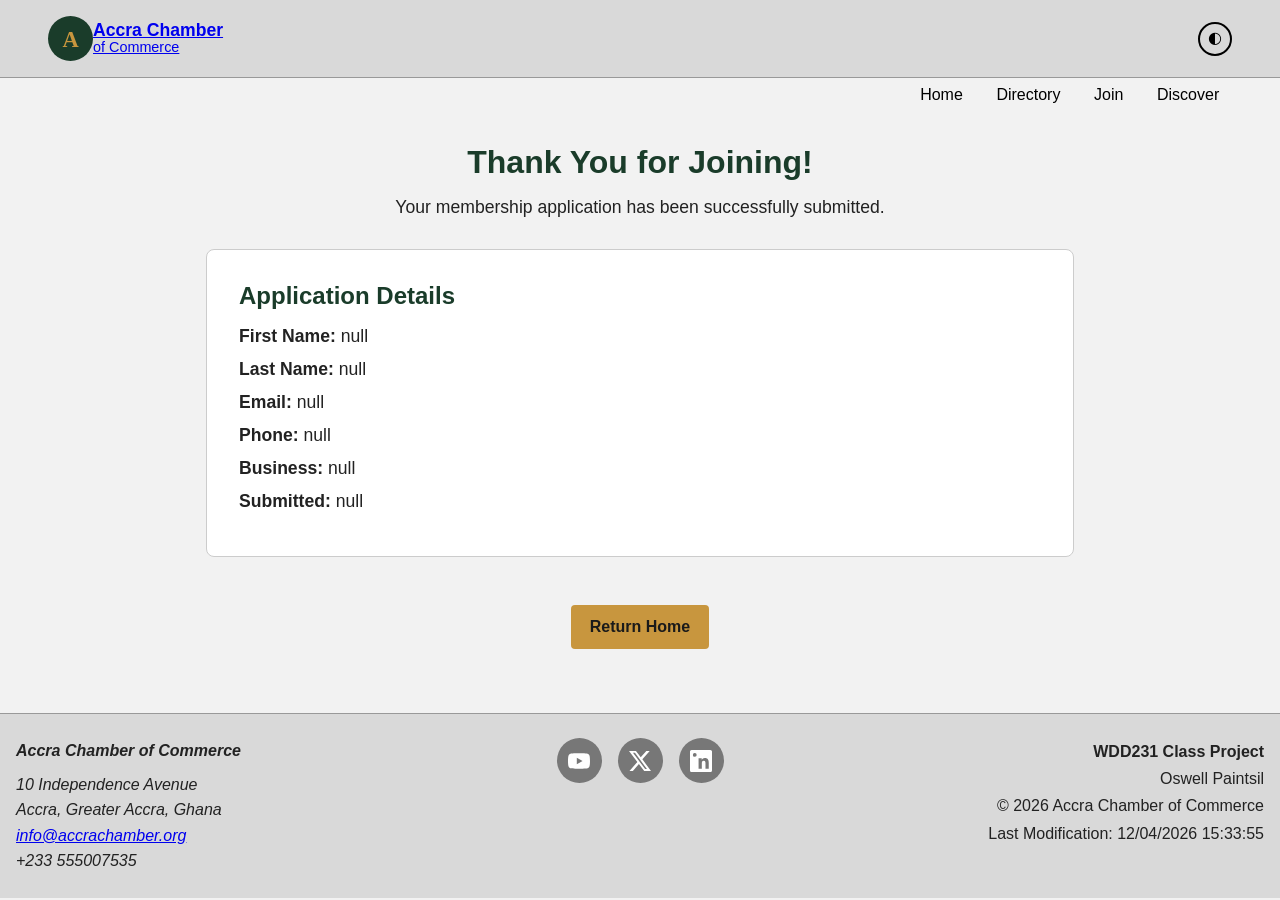
<file: chamber/thankyou.html>
<!doctype html>
<html lang="en">
  <head>
    <meta charset="UTF-8" />
    <meta name="viewport" content="width=device-width, initial-scale=1.0" />
    <meta
      name="description"
      content="Browse the Accra Chamber of Commerce business directory. Find local businesses, contacts, and membership details for companies in Accra, Ghana."
    />
    <meta name="author" content="Oswell Paintsil" />
    <title>Business Directory | Accra Chamber of Commerce</title>

    <!-- Favicon -->
    <link rel="icon" type="image/svg+xml" href="images/favicon.svg" />

    <!-- Facebook Open Graph -->
    <meta
      property="og:title"
      content="Business Directory | Accra Chamber of Commerce"
    />
    <meta
      property="og:description"
      content="Browse the Accra Chamber of Commerce member directory — local businesses, contacts, and memberships."
    />
    <meta
      property="og:image"
      content="https://oswellpaintsil.github.io/wdd231/chamber/images/hero-image.jpg"
    />
    <meta
      property="og:url"
      content="https://oswellpaintsil.github.io/wdd231/chamber/directory.html"
    />
    <meta property="og:type" content="website" />

    <!-- CSS: normalize/reset is inside small.css; small first, then larger -->
    <link rel="stylesheet" href="styles/normalize.css" />
    <link rel="stylesheet" href="styles/small.css" />
    <link rel="stylesheet" href="styles/larger.css" />

    <!-- Google Fonts -->
    <link rel="preconnect" href="https://fonts.googleapis.com" />
    <link rel="preconnect" href="https://fonts.gstatic.com" crossorigin />
    <link
      href="https://fonts.googleapis.com/css2?family=Source+Sans+3:wght@400;600;700&display=swap"
      rel="stylesheet"
    />
  </head>
  <body>
    <!-- ===================== HEADER ===================== -->
    <header>
      <a
        href="index.html"
        class="header-logo"
        aria-label="Accra Chamber of Commerce — Home"
      >
        <svg
          class="logo-icon"
          xmlns="http://www.w3.org/2000/svg"
          viewBox="0 0 44 44"
          aria-hidden="true"
        >
          <rect width="44" height="44" rx="22" fill="#1a3c2a" />
          <text
            x="22"
            y="30"
            text-anchor="middle"
            font-size="22"
            fill="#c8963e"
            font-family="Georgia,serif"
            font-weight="bold"
          >
            A
          </text>
        </svg>
        <div class="logo-text">
          <span class="site-name">Accra Chamber</span>
          <span class="site-sub">of Commerce</span>
        </div>
      </a>

      <div class="header-controls">
        <button class="theme-toggle" aria-label="Toggle dark mode">
          &#9680;
        </button>
        <button
          class="hamburger"
          aria-label="Open navigation"
          aria-expanded="false"
          aria-controls="main-nav"
        >
          <span></span><span></span><span></span>
        </button>
      </div>
    </header>

    <!-- ===================== NAVIGATION ===================== -->
    <nav id="main-nav" aria-label="Main navigation">
      <ul role="list">
        <li><a href="index.html">Home</a></li>
        <li><a href="directory.html">Directory</a></li>
        <li><a href="join.html">Join</a></li>
        <li><a href="discover.html">Discover</a></li>
      </ul>
    </nav>

    <!-- MAIN -->
    <main class="thankyou-container">
      <h1>Thank You for Joining!</h1>

      <p>Your membership application has been successfully submitted.</p>

      <section class="thankyou-card">
        <h2>Application Details</h2>

        <div id="results"></div>
      </section>

      <a href="index.html" class="cta-btn">Return Home</a>
    </main>

    <!-- ===================== FOOTER  — matches wireframe layout ===================== -->
    <footer>
      <div class="footer-inner">
        <!-- Left: org contact info -->
        <address class="footer-org">
          <strong>Accra Chamber of Commerce</strong>
          10 Independence Avenue<br />
          Accra, Greater Accra, Ghana<br />
          <a href="mailto:info@accrachamber.org">info@accrachamber.org</a><br />
          +233 555007535
        </address>

        <!-- Centre: social icons (YouTube, Twitter/X, LinkedIn) -->
        <div
          class="footer-social"
          role="navigation"
          aria-label="Social media links"
        >
          <a
            href="https://youtube.com"
            target="_blank"
            rel="noopener noreferrer"
            aria-label="YouTube"
          >
            <svg viewBox="0 0 24 24" aria-hidden="true">
              <path
                d="M23.5 6.2a3 3 0 0 0-2.1-2.1C19.5 3.6 12 3.6 12 3.6s-7.5 0-9.4.5A3 3 0 0 0 .5 6.2C0 8.1 0 12 0 12s0 3.9.5 5.8a3 3 0 0 0 2.1 2.1C4.5 20.4 12 20.4 12 20.4s7.5 0 9.4-.5a3 3 0 0 0 2.1-2.1C24 15.9 24 12 24 12s0-3.9-.5-5.8zM9.6 15.6V8.4l6.3 3.6-6.3 3.6z"
              />
            </svg>
          </a>
          <a
            href="https://twitter.com"
            target="_blank"
            rel="noopener noreferrer"
            aria-label="Twitter / X"
          >
            <svg viewBox="0 0 24 24" aria-hidden="true">
              <path
                d="M18.9 1h3.7l-8 9.2L24 23h-7.4l-5.8-7.6L4.2 23H.5l8.6-9.8L0 1h7.6l5.2 6.9L18.9 1zm-1.3 19.8h2L6.5 3.1H4.3l13.3 17.7z"
              />
            </svg>
          </a>
          <a
            href="https://linkedin.com"
            target="_blank"
            rel="noopener noreferrer"
            aria-label="LinkedIn"
          >
            <svg viewBox="0 0 24 24" aria-hidden="true">
              <path
                d="M20.45 20.45h-3.56v-5.57c0-1.33-.02-3.04-1.85-3.04-1.85 0-2.14 1.45-2.14 2.94v5.67H9.35V9h3.41v1.56h.05a3.74 3.74 0 0 1 3.37-1.85c3.6 0 4.27 2.37 4.27 5.45v6.29zM5.34 7.43a2.07 2.07 0 1 1 0-4.13 2.07 2.07 0 0 1 0 4.13zM3.56 20.45h3.56V9H3.56v11.45zM22.22 0H1.78C.8 0 0 .78 0 1.74v20.52C0 23.22.8 24 1.78 24h20.44C23.2 24 24 23.22 24 22.26V1.74C24 .78 23.2 0 22.22 0z"
              />
            </svg>
          </a>
        </div>

        <!-- Right: development info -->
        <div class="footer-dev">
          <strong>WDD231 Class Project</strong><br />
          Oswell Paintsil<br />
          &copy; <span id="copyright-year"></span> Accra Chamber of Commerce<br />
          Last Modification: <span id="last-modified"></span>
        </div>
      </div>
    </footer>

    <script src="scripts/main.js"></script>
  </body>
</html>
</file>
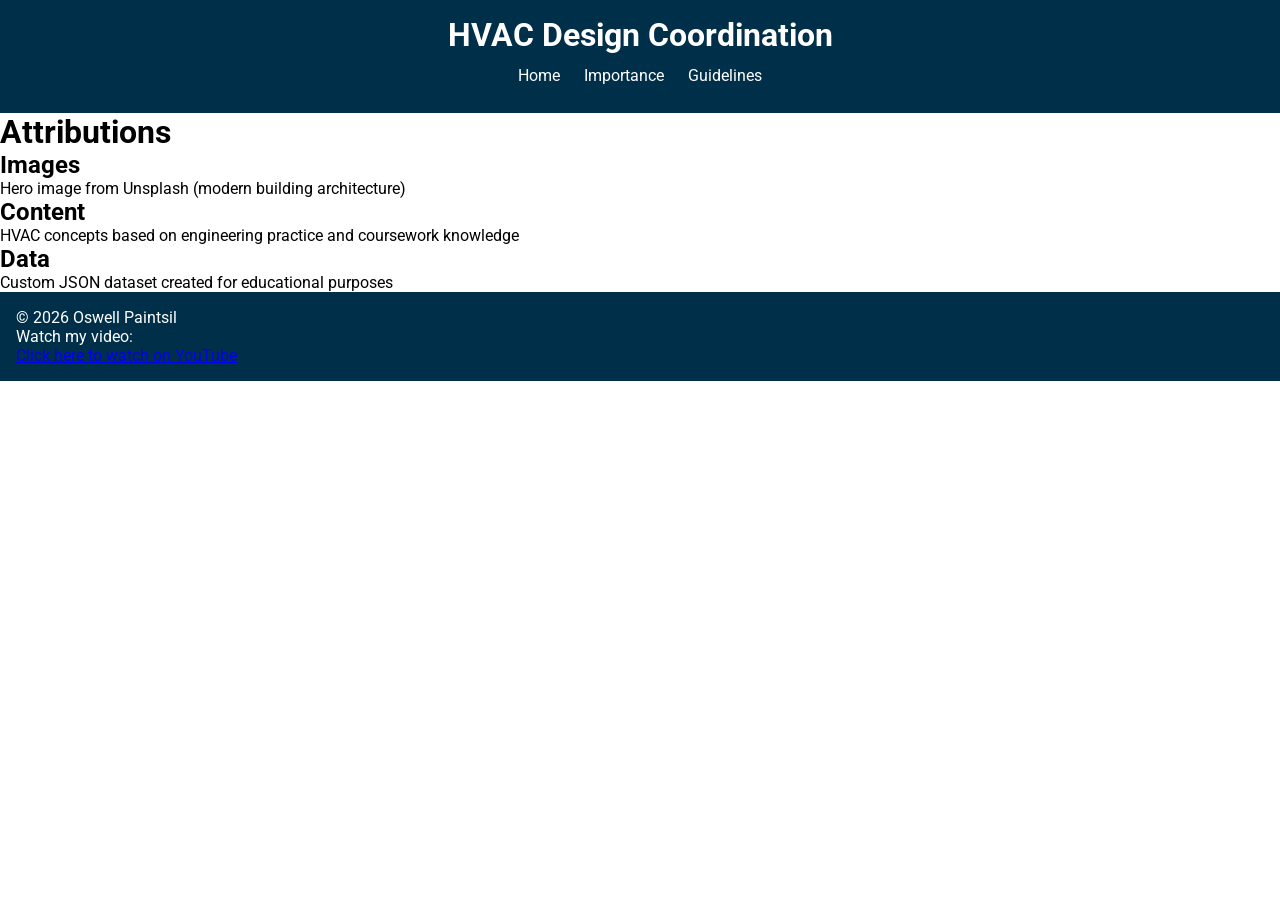
<file: finalproject/attributions.html>
<!doctype html>
<html lang="en">
  <head>
    <meta charset="UTF-8">
    <meta name="author" content="Oswell Paintsil">
    <meta name="description" content="Attributions for images and resources used in the HVAC Design Coordination project.">
    <meta name="viewport" content="width=device-width, initial-scale=1.0">

    <title>Attributions</title>

    <link rel="icon" href="images/favicon.ico">
    <link rel="preconnect" href="https://fonts.googleapis.com">
    <link rel="preconnect" href="https://fonts.gstatic.com" crossorigin>
    <link href="https://fonts.googleapis.com/css2?family=Roboto:wght@400;700&display=swap" rel="stylesheet">

    <link rel="stylesheet" href="styles/small.css">
    <link rel="stylesheet" href="styles/large.css">
  </head>

  <body>
    <header>
      <div class="site-title">HVAC Design Coordination</div>

      <nav id="main-nav">
        <ul class="navigation">
          <li><a href="index.html">Home</a></li>
          <li><a href="importance.html">Importance</a></li>
          <li><a href="guidelines.html">Guidelines</a></li>
        </ul>
      </nav>
    </header>

    <main>
      <h1>Attributions</h1>

      <section>
        <h2>Images</h2>
        <ul>
          <li>Hero image from Unsplash (modern building architecture)</li>
        </ul>
      </section>

      <section>
        <h2>Content</h2>
        <ul>
          <li>HVAC concepts based on engineering practice and coursework knowledge</li>
        </ul>
      </section>

      <section>
        <h2>Data</h2>
        <ul>
          <li>Custom JSON dataset created for educational purposes</li>
        </ul>
      </section>
    </main>

    <footer>
      <p>&copy; 2026 Oswell Paintsil</p>
      <p>Watch my video:</p>
      <a href="https://youtu.be/3HdeFGTWEIA" target="_blank">Click here to watch on YouTube</a>
    </footer>
  </body>
</html>
</file>
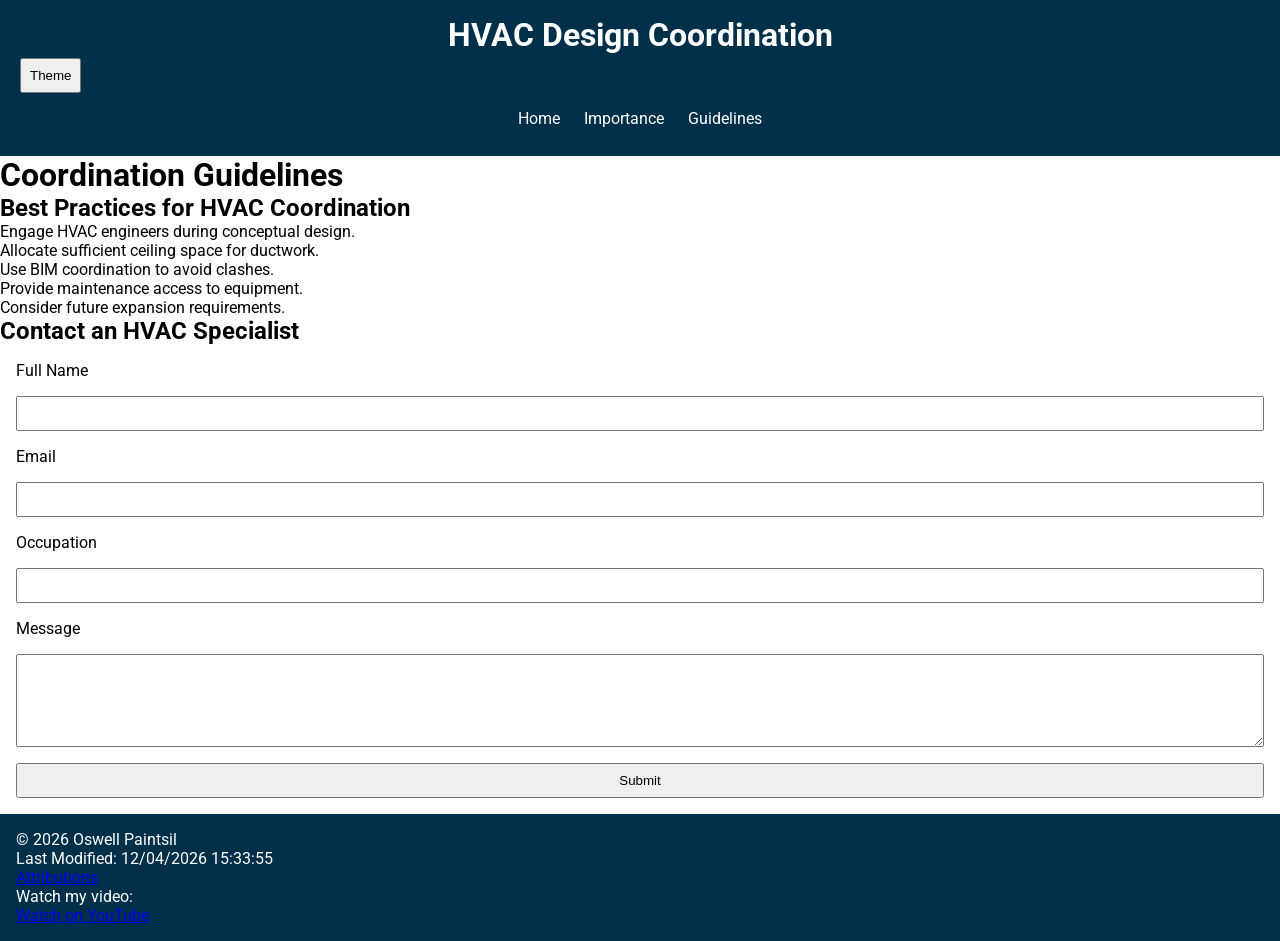
<file: finalproject/guidelines.html>
<!doctype html>
<html lang="en">
  <head>
    <meta charset="UTF-8" />
    <meta name="author" content="Oswell Paintsil" />
    <meta
      name="description"
      content="Best practices for collaboration between architects and HVAC engineers."
    />
    <meta name="viewport" content="width=device-width, initial-scale=1.0" />

    <meta property="og:title" content="HVAC Design Coordination" />
    <meta
      property="og:description"
      content="Benefits of involving HVAC specialists early in building design."
    />
    <meta property="og:type" content="website" />
    <meta
      property="og:url"
      content="https://oswellpaintsil.github.io/wdd231/finalproject/guidelines.html"
    />
    <meta
      property="og:image"
      content="https://oswellpaintsil.github.io/wdd231/finalproject/images/hero.webp"
    />

    <title>HVAC Design Coordination | Guidelines</title>

    <link rel="icon" href="images/favicon.ico" />
    <link rel="preconnect" href="https://fonts.googleapis.com" />
    <link rel="preconnect" href="https://fonts.gstatic.com" crossorigin />
    <link
      href="https://fonts.googleapis.com/css2?family=Roboto:wght@400;700&display=swap"
      rel="stylesheet"
    />

    <link rel="stylesheet" href="styles/small.css" />
    <link rel="stylesheet" href="styles/large.css" />

    <script type="module" src="scripts/main.js"></script>
  </head>

  <body>
    <header>
      <div class="site-title">HVAC Design Coordination</div>

      <button id="menu-button" aria-label="Open Navigation Menu">☰</button>
      <button id="theme-button">Theme</button>

      <nav id="main-nav">
        <ul class="navigation">
          <li><a href="index.html">Home</a></li>
          <li><a href="importance.html">Importance</a></li>
          <li><a href="guidelines.html">Guidelines</a></li>
        </ul>
      </nav>
    </header>

    <main>
      <h1>Coordination Guidelines</h1>

      <section>
        <h2>Best Practices for HVAC Coordination</h2>
        <ul>
          <li>Engage HVAC engineers during conceptual design.</li>
          <li>Allocate sufficient ceiling space for ductwork.</li>
          <li>Use BIM coordination to avoid clashes.</li>
          <li>Provide maintenance access to equipment.</li>
          <li>Consider future expansion requirements.</li>
        </ul>
      </section>

      <section>
        <h2>Contact an HVAC Specialist</h2>
        <form action="thankyou.html" method="get">
          <label for="fullname">Full Name</label>
          <input id="fullname" name="fullname" type="text" required />

          <label for="email">Email</label>
          <input id="email" name="email" type="email" required />

          <label for="occupation">Occupation</label>
          <input id="occupation" name="occupation" type="text" required />

          <label for="message">Message</label>
          <textarea id="message" name="message" rows="5" required></textarea>

          <input type="submit" value="Submit" />
        </form>
      </section>
    </main>

    <footer>
      <p>&copy; 2026 Oswell Paintsil</p>
      <p id="lastModified"></p>
      <a href="attributions.html">Attributions</a>
      <p>Watch my video:</p>
      <a href="https://youtu.be/3HdeFGTWEIA" target="_blank"
        >Watch on YouTube</a
      >
    </footer>
  </body>
</html>
</file>
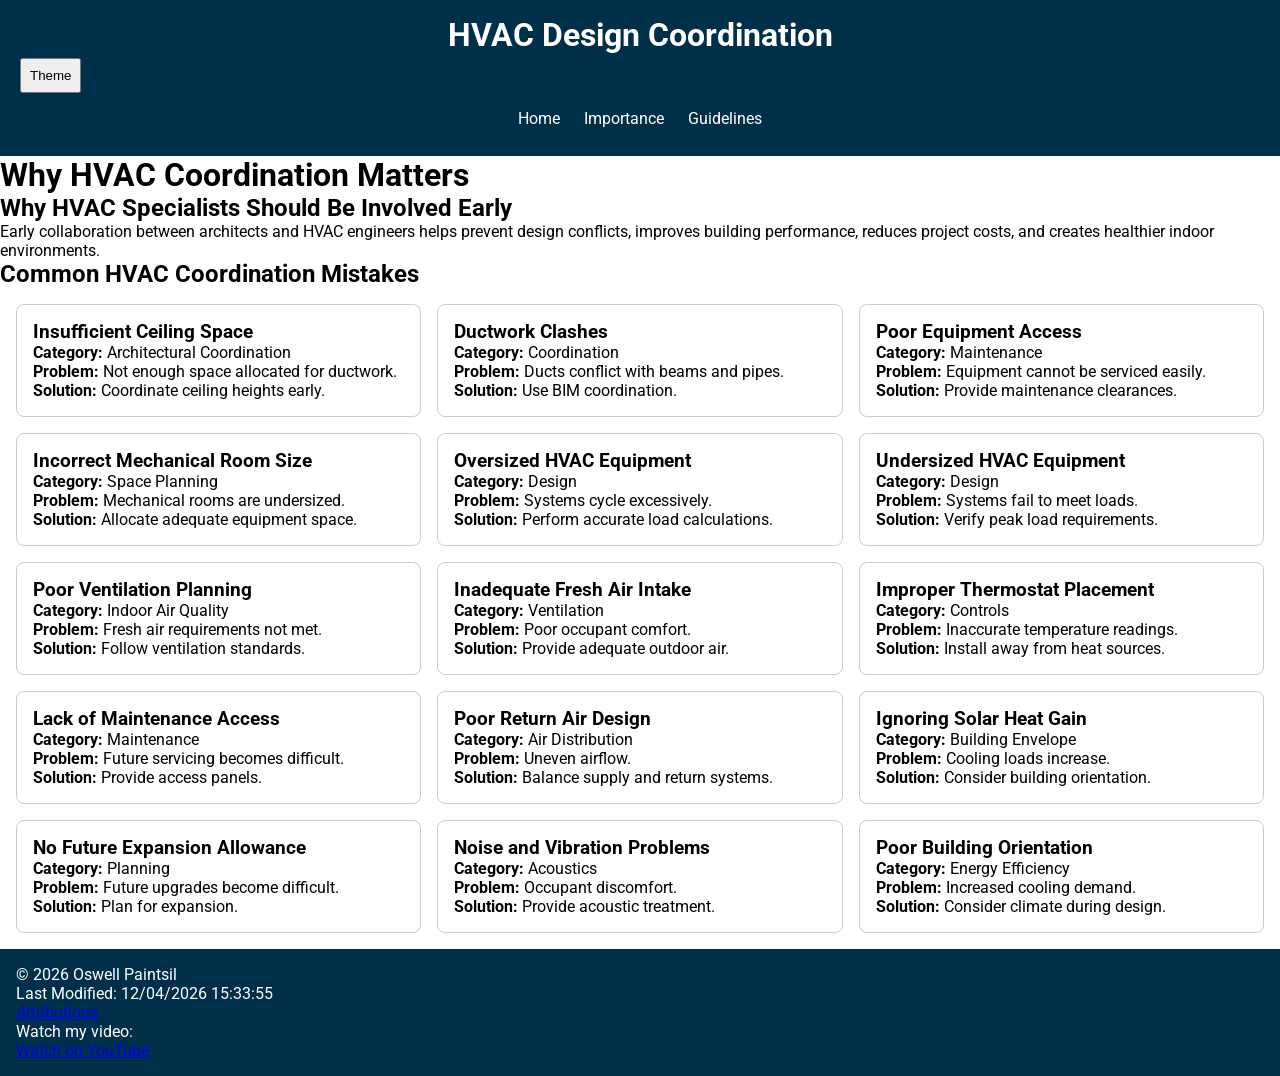
<file: finalproject/importance.html>
<!doctype html>
<html lang="en">
  <head>
    <meta charset="UTF-8">
    <meta name="author" content="Oswell Paintsil">
    <meta name="description" content="Learn why architects should involve HVAC specialists early in building design.">
    <meta name="viewport" content="width=device-width, initial-scale=1.0">

    <meta property="og:title" content="HVAC Design Coordination">
    <meta property="og:description" content="Benefits of involving HVAC specialists early in building design.">
    <meta property="og:type" content="website">
    <meta property="og:url" content="https://oswellpaintsil.github.io/wdd231/finalproject/importance.html">
    <meta property="og:image" content="https://oswellpaintsil.github.io/wdd231/finalproject/images/hero.webp">

    <title>HVAC Design Coordination | Importance</title>

    <link rel="icon" href="images/favicon.ico">
    <link rel="preconnect" href="https://fonts.googleapis.com">
    <link rel="preconnect" href="https://fonts.gstatic.com" crossorigin>
    <link href="https://fonts.googleapis.com/css2?family=Roboto:wght@400;700&display=swap" rel="stylesheet">

    <link rel="stylesheet" href="styles/small.css">
    <link rel="stylesheet" href="styles/large.css">

    <script type="module" src="scripts/main.js"></script>
  </head>

  <body>
    <header>
      <div class="site-title">HVAC Design Coordination</div>

      <button id="menu-button" aria-label="Open Navigation Menu">☰</button>
      <button id="theme-button">Theme</button>

      <nav id="main-nav">
        <ul class="navigation">
          <li><a href="index.html">Home</a></li>
          <li><a href="importance.html">Importance</a></li>
          <li><a href="guidelines.html">Guidelines</a></li>
        </ul>
      </nav>
    </header>

    <dialog id="mistake-modal">
      <button id="close-modal">Close</button>
      <div id="modal-content"></div>
    </dialog>

    <main>
      <h1>Why HVAC Coordination Matters</h1>

      <section>
        <h2>Why HVAC Specialists Should Be Involved Early</h2>
        <p>
          Early collaboration between architects and HVAC engineers helps
          prevent design conflicts, improves building performance, reduces
          project costs, and creates healthier indoor environments.
        </p>
      </section>

      <section>
        <h2>Common HVAC Coordination Mistakes</h2>
        <div id="mistakes-container"></div>
      </section>
    </main>

    <footer>
      <p>&copy; 2026 Oswell Paintsil</p>
      <p id="lastModified"></p>
      <a href="attributions.html">Attributions</a>
      <p>Watch my video:</p>
      <a href="https://youtu.be/3HdeFGTWEIA" target="_blank">Watch on YouTube</a>
    </footer>
  </body>
</html>
</file>
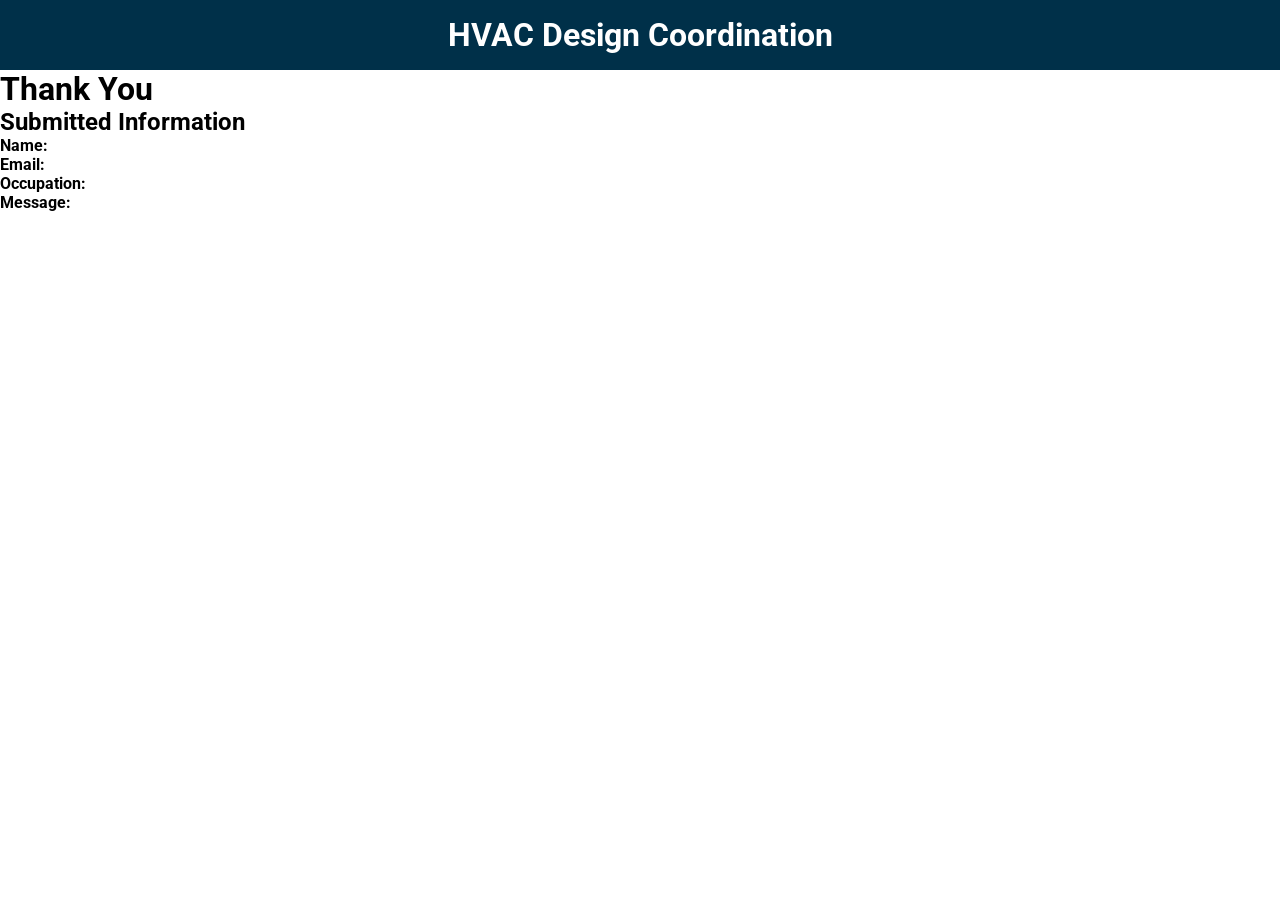
<file: finalproject/thankyou.html>
<!DOCTYPE html>
<html lang="en">
<head>
  <meta charset="UTF-8">
  <meta name="viewport" content="width=device-width, initial-scale=1.0">
  <title>Submission Received</title>

  <link rel="icon" href="images/favicon.ico">
  <link rel="preconnect" href="https://fonts.googleapis.com">
  <link rel="preconnect" href="https://fonts.gstatic.com" crossorigin>
  <link href="https://fonts.googleapis.com/css2?family=Roboto:wght@400;700&display=swap" rel="stylesheet">

  <link rel="stylesheet" href="styles/small.css">
  <link rel="stylesheet" href="styles/large.css">

  <script defer src="scripts/form.js"></script>
</head>
<body>
  <header>
    <div class="site-title">HVAC Design Coordination</div>
  </header>

  <main>
    <h1>Thank You</h1>
    <h2>Submitted Information</h2>
    <p><strong>Name:</strong> <span id="fullname"></span></p>
    <p><strong>Email:</strong> <span id="email"></span></p>
    <p><strong>Occupation:</strong> <span id="occupation"></span></p>
    <p><strong>Message:</strong> <span id="message"></span></p>
  </main>
</body>
</html>
</file>
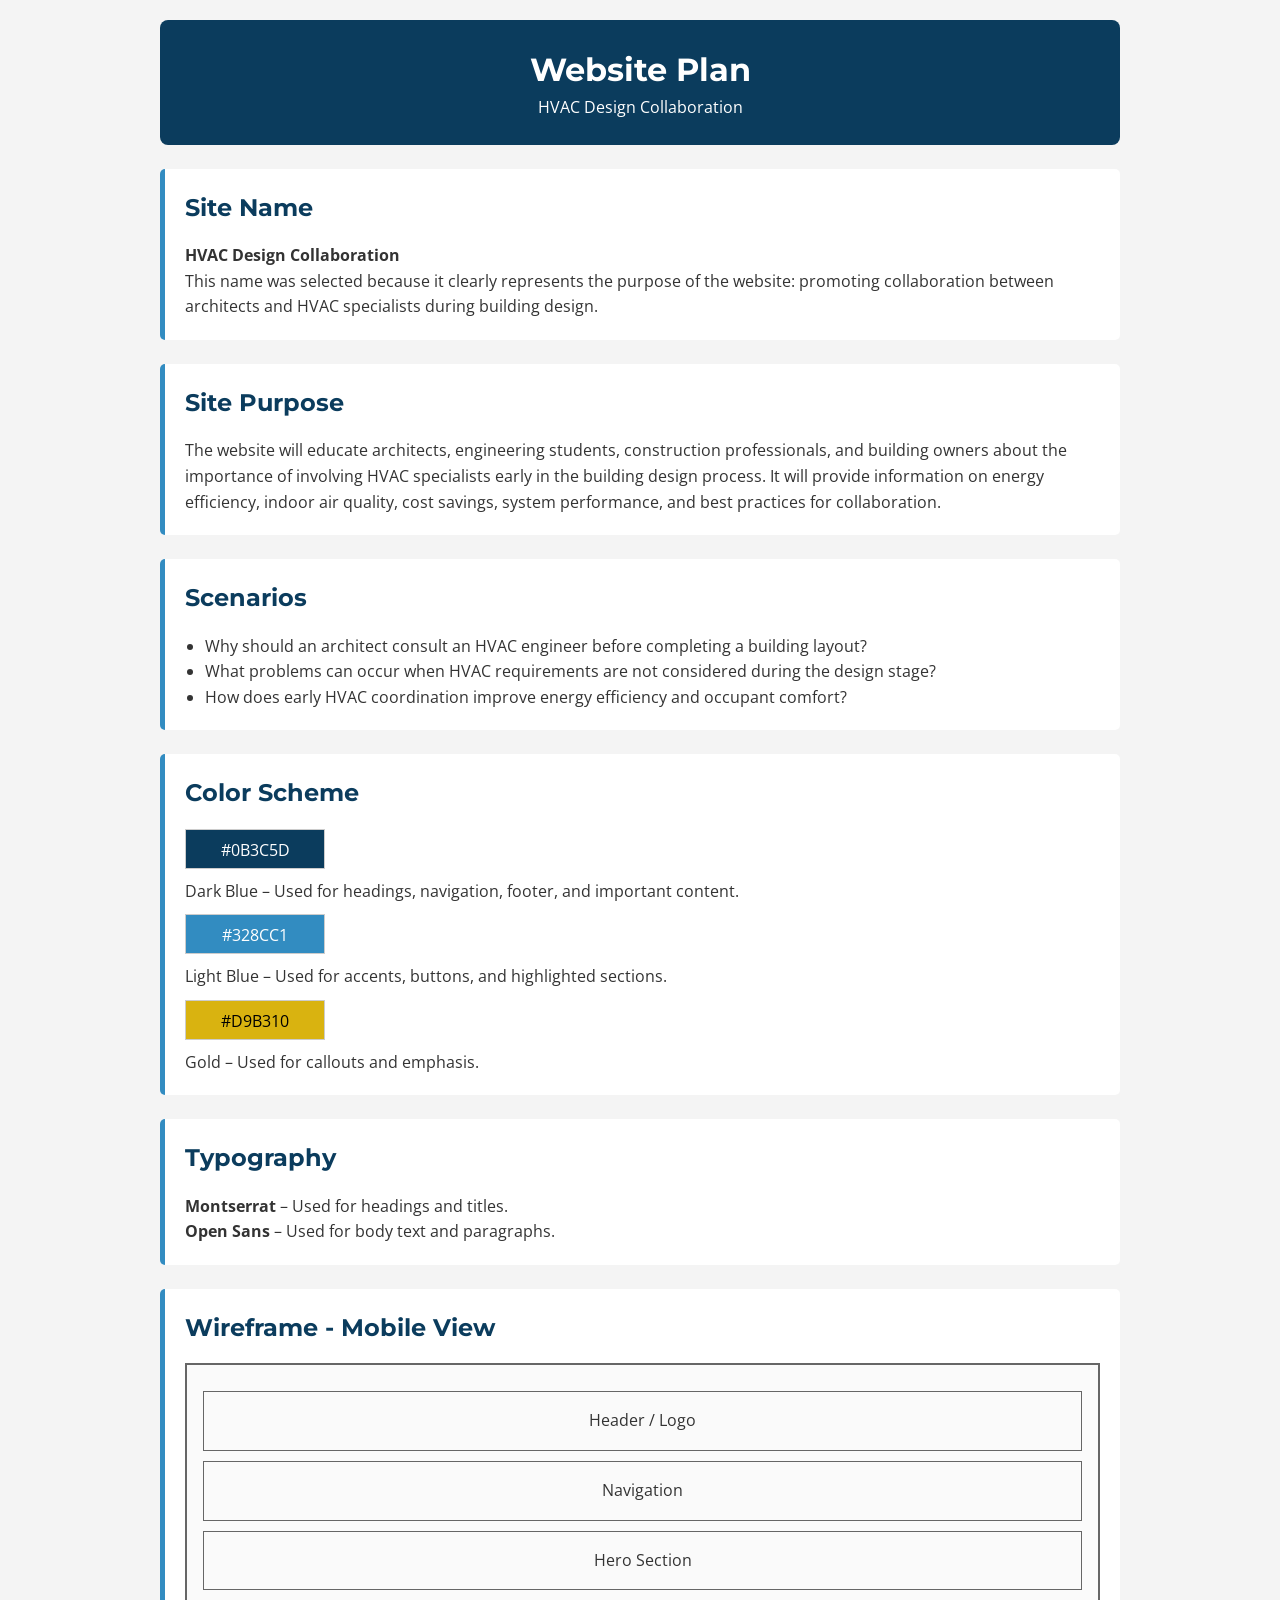
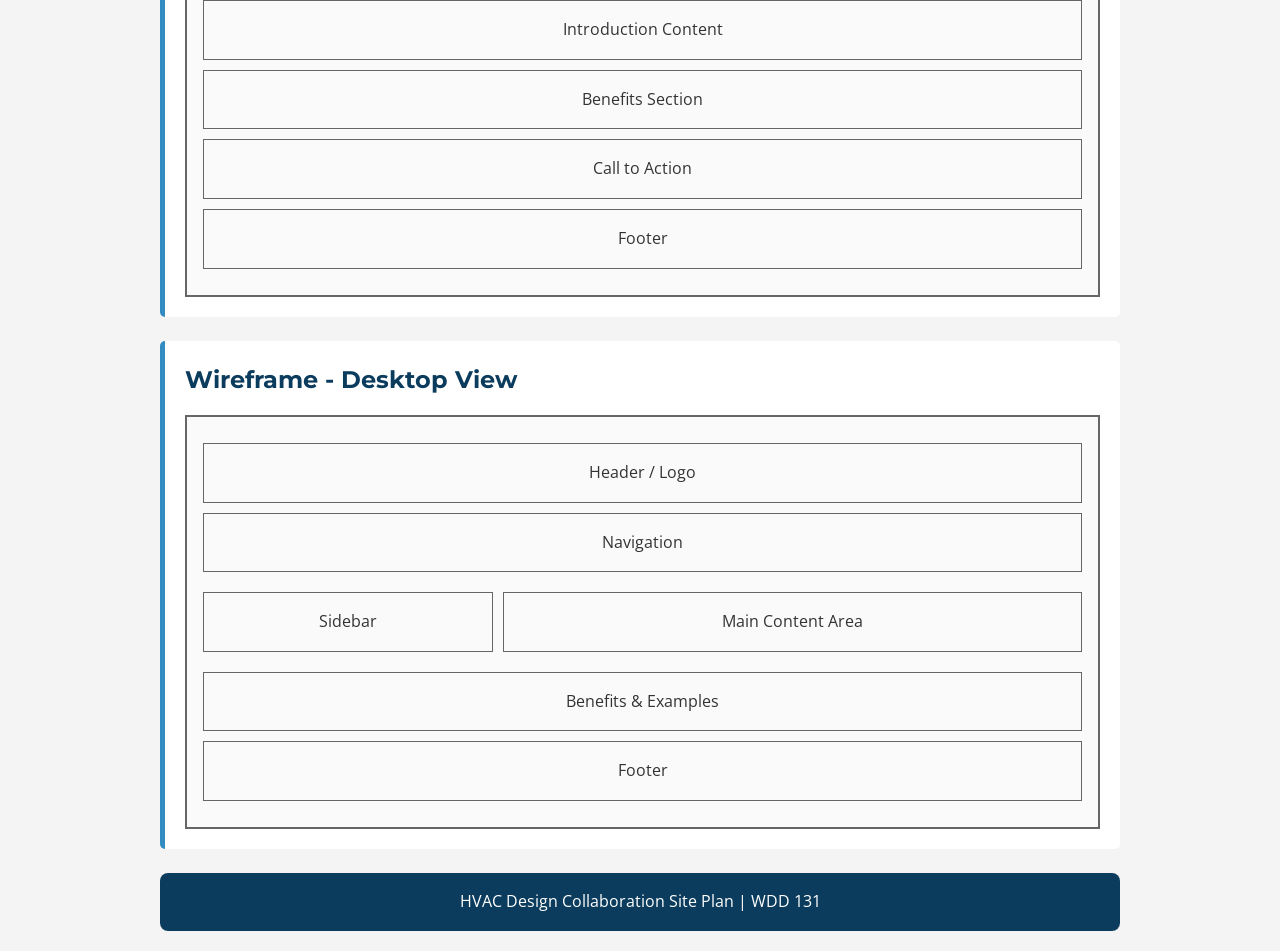
<file: finalproject/websiteplan.html>
<!doctype html>
<html lang="en">
  <head>
    <meta charset="UTF-8" />
    <meta name="viewport" content="width=device-width, initial-scale=1.0" />
    <title>HVAC Design Collaboration Site Plan</title>

    <link rel="stylesheet" href="styles/websiteplanstyle.css" />

    <link rel="preconnect" href="https://fonts.googleapis.com" />
    <link rel="preconnect" href="https://fonts.gstatic.com" crossorigin />
    <link
      href="https://fonts.googleapis.com/css2?family=Montserrat:wght@400;600;700&family=Open+Sans:wght@400;600&display=swap"
      rel="stylesheet"
    />
  </head>
  <body>
    <header>
      <h1>Website Plan</h1>
      <p>HVAC Design Collaboration</p>
    </header>

    <main>
      <section>
        <h2>Site Name</h2>
        <p><strong>HVAC Design Collaboration</strong></p>
        <p>
          This name was selected because it clearly represents the purpose of
          the website: promoting collaboration between architects and HVAC
          specialists during building design.
        </p>
      </section>

      <section>
        <h2>Site Purpose</h2>
        <p>
          The website will educate architects, engineering students,
          construction professionals, and building owners about the importance
          of involving HVAC specialists early in the building design process. It
          will provide information on energy efficiency, indoor air quality,
          cost savings, system performance, and best practices for
          collaboration.
        </p>
      </section>

      <section>
        <h2>Scenarios</h2>

        <ul>
          <li>
            Why should an architect consult an HVAC engineer before completing a
            building layout?
          </li>

          <li>
            What problems can occur when HVAC requirements are not considered
            during the design stage?
          </li>

          <li>
            How does early HVAC coordination improve energy efficiency and
            occupant comfort?
          </li>
        </ul>
      </section>

      <section>
        <h2>Color Scheme</h2>

        <div class="color-sample dark-blue">#0B3C5D</div>
        <p>
          Dark Blue – Used for headings, navigation, footer, and important
          content.
        </p>

        <div class="color-sample light-blue">#328CC1</div>
        <p>Light Blue – Used for accents, buttons, and highlighted sections.</p>

        <div class="color-sample gold">#D9B310</div>
        <p>Gold – Used for callouts and emphasis.</p>
      </section>

      <section>
        <h2>Typography</h2>

        <p><strong>Montserrat</strong> – Used for headings and titles.</p>

        <p><strong>Open Sans</strong> – Used for body text and paragraphs.</p>
      </section>

      <section>
        <h2>Wireframe - Mobile View</h2>

        <div class="wireframe">
          <div class="box">Header / Logo</div>
          <div class="box">Navigation</div>
          <div class="box">Hero Section</div>
          <div class="box">Introduction Content</div>
          <div class="box">Benefits Section</div>
          <div class="box">Call to Action</div>
          <div class="box">Footer</div>
        </div>
      </section>

      <section>
        <h2>Wireframe - Desktop View</h2>

        <div class="wireframe">
          <div class="box">Header / Logo</div>
          <div class="box">Navigation</div>

          <div class="desktop-layout">
            <div class="box">Sidebar</div>
            <div class="box">Main Content Area</div>
          </div>

          <div class="box">Benefits & Examples</div>
          <div class="box">Footer</div>
        </div>
      </section>
    </main>

    <footer>
      <p>HVAC Design Collaboration Site Plan | WDD 131</p>
    </footer>
  </body>
</html>
</file>
<file: styles/small.css>
:root {
  --primary-color: #1f1f1f;
  --secondary-color: #e2e2e2;
  --completed-color: #444444;
  --light-color: #f2f2f2;
}

* {
  box-sizing: border-box;
}

body {
  margin: 0;
  font-family: 'Roboto', sans-serif;
  background-color: var(--light-color);
}

/* HEADER */

header {
  display: flex;
  justify-content: space-between;
  align-items: center;
  padding: 1rem;
}

.logo {
  display: flex;
  align-items: center;
  gap: 1rem;
}

.logo img {
  width: 50px;
  height: auto;
}

.logo span {
  font-size: 2rem;
  font-weight: 700;
}

/* HAMBURGER */

.hamburger {
  background: none;
  border: none;
  font-size: 2.5rem;
  cursor: pointer;
  color: #000000;
}

.hamburger::before {
  content: "☰";
}

.hamburger.show::before {
  content: "✖";
}

/* NAVIGATION */

.navigation {
  display: none;
}

.navigation.show {
  display: block;
}

.navigation ul {
  list-style: none;
  margin: 0;
  padding: 0;
}

.navigation li {
  margin: 0;
}

.navigation a {
  display: block;
  padding: 1rem;
  text-decoration: none;
  background-color: var(--primary-color);
  color: #ffffff;
  border-top: 1px solid #444444;
  font-weight: 700;
}

.navigation a:hover {
  background-color: #444444;
}

.active a {
  background-color: #555555;
}

/* MAIN */

main {
  padding: 1rem;
}

h1 {
  margin-top: 0;
}

/* CARDS */

.card,
.courses {
  background-color: var(--secondary-color);
  margin-bottom: 1rem;
}

.card h2,
.courses h2 {
  margin: 0;
  padding: 0.7rem;
  text-align: center;
  background-color: var(--primary-color);
  color: #ffffff;
  font-size: 1.1rem;
}

.card p {
  padding: 1rem;
  line-height: 1.5;
}

/* PHOTO */

.photo-card img {
  display: block;
  width: 80%;
  max-width: 250px;
  margin: 1rem auto;
  border-radius: 6px;
}

/* BUTTONS */

.buttons {
  display: flex;
  gap: 0.5rem;
  padding: 1rem;
}

.buttons button {
  flex: 1;
  padding: 0.7rem;
  border: 1px solid #444444;
  border-radius: 8px;
  background-color: #ffffff;
  font-weight: 700;
  cursor: pointer;
}

/* COURSE CARDS */

#courseContainer {
  padding: 0 1rem 1rem;
}

.course-card {
  margin-bottom: 0.5rem;
  padding: 0.7rem;
  text-align: center;
  background-color: #cfcfcf;
  border: 1px solid #999999;
}

.completed {
  background-color: var(--completed-color);
  color: #ffffff;
}

.credits {
  text-align: center;
  padding-bottom: 1rem;
}

/* FOOTER */

footer {
  padding: 1rem;
  text-align: center;
}

.social {
  display: flex;
  justify-content: center;
  gap: 1rem;
  margin-bottom: 1rem;
}

.social img {
  width: 50px;
  height: auto;
}
</file>
<file: styles/larger.css>
@media screen and (min-width: 768px) {

  .hamburger {
    display: none;
  }

  /* NAVIGATION */

  .navigation {
    display: block;
    background-color: var(--primary-color);
    padding-left: 0.5rem;
  }

  .navigation ul {
    display: flex;
    justify-content: flex-start;
  }

  .navigation li {
    flex: 0 0 auto;
  }

  .navigation a {
    border: none;
    padding: 0.7rem 1rem;
  }

  /* MAIN */

  main {
    width: 100%;
    max-width: 1400px;
    margin: 0 auto;
    padding: 0.5rem;
  }

  .top-sections {
    display: grid;
    grid-template-columns: 2fr 1fr;
    gap: 1rem;
  }

  .card p {
    min-height: 140px;
  }

  /* BUTTONS */

  .buttons {
    display: grid;
    grid-template-columns: repeat(3, 1fr);
  }

  /* COURSES */

  #courseContainer {
    display: grid;
    grid-template-columns: repeat(3, 1fr);
    gap: 0.5rem;
  }

  .course-card {
    margin-bottom: 0;
  }
}
</file>
<file: chamber/styles/larger.css>
/* ============================================
   TABLET VIEW
============================================ */
@media screen and (min-width: 640px) {

    /* ========================================
       HEADER
    ======================================== */
    header {
        display: flex;
        justify-content: space-between;
        align-items: center;
        padding: 1rem 2rem;
    }

    .header-logo {
        width: auto;
    }

    /* ========================================
       NAVIGATION
    ======================================== */
    .hamburger {
        display: none;
    }

    nav {
        display: block !important;
        background-color: transparent;
    }

    nav ul {
        display: flex;
        justify-content: flex-end;
        align-items: center;
        gap: .5rem;
        padding-right: 2rem;
    }

    nav ul li a {
        color: #000;
        border: none;
        padding: .5rem .8rem;
    }

    nav ul li a:hover,
    nav ul li a.active {
        background-color: #ddd;
        color: #000;
    }

    /* ========================================
       MAIN
    ======================================== */
    main {
        padding: 2rem;
    }

    /* ========================================
       DIRECTORY GRID
    ======================================== */
    #members-container.grid-view {
        grid-template-columns: repeat(2, 1fr);
    }

    /* ========================================
       FOOTER
    ======================================== */
    .footer-inner {
        flex-direction: row;
        justify-content: space-between;
        align-items: flex-start;
    }

    .footer-org,
    .footer-dev {
        flex: 1;
    }

    .footer-dev {
        text-align: right;
    }

    .footer-social {
        justify-content: center;
        align-items: center;
    }
}

/* ============================================
   DESKTOP VIEW
============================================ */
@media screen and (min-width: 900px) {

    /* ========================================
       HEADER
    ======================================== */
    header {
        padding: 1rem 3rem;
    }

    nav ul {
        padding-right: 3rem;
    }

    /* ========================================
       PAGE BANNER
    ======================================== */
    .page-banner {
        padding: 2rem;
    }

    .page-banner h1 {
        font-size: 2.5rem;
    }

    /* ========================================
       MAIN
    ======================================== */
    main {
        padding: 2rem 3rem;
    }

    /* ========================================
       DIRECTORY GRID
    ======================================== */
    #members-container.grid-view {
        grid-template-columns: repeat(3, 1fr);
    }

    /* ========================================
       CARD ADJUSTMENTS
    ======================================== */
    .card-img-wrap {
        width: 90px;
        height: 90px;
    }

    .card-name {
        font-size: 1.3rem;
    }
}

/* ============================================
   LARGE SCREENS
============================================ */
@media screen and (min-width: 1200px) {

    #members-container.grid-view {
        grid-template-columns: repeat(4, 1fr);
    }

    main {
        max-width: 1400px;
        margin: 0 auto;
    }
}

@media screen and (min-width: 640px) {
    .hero {
        height: 65vh;
    }

    .hero-overlay h1 {
        font-size: 2.5rem;
    }

    .hero-overlay p {
        font-size: 1.2rem;
    }
}

@media screen and (min-width: 640px) {
    .hero {
        height: 65vh;
        background-position: center;
    }

    .hero-overlay h1 {
        font-size: 2.4rem;
    }

    .hero-overlay p {
        font-size: 1.2rem;
    }
}

@media screen and (min-width: 900px) {
    .hero {
        height: 75vh;
    }

    .hero-overlay h1 {
        font-size: 3rem;
    }
}






/* ============================================
   JOIN PAGE LARGE SCREENS
============================================ */

@media screen and (min-width: 900px) {

    .join-container {
        grid-template-columns: 2fr 1fr;
        align-items: start;
    }

}


/* ==========================================
   DISCOVER PAGE - MEDIUM SCREENS
========================================== */

@media screen and (min-width: 641px) and (max-width: 1024px) {

    #discover-grid {

        grid-template-columns: 1fr 1fr;

        grid-template-areas:
            "card1 card1"
            "card2 card3"
            "card4 card5"
            "card6 card6"
            "card7 card8";
    }
}
/* ==========================================
   DISCOVER PAGE - LARGE SCREENS
========================================== */

@media screen and (min-width: 1025px) {

    #discover-grid {

        grid-template-columns: repeat(4, 1fr);

        grid-template-areas:
            "card1 card1 card2 card3"
            "card4 card5 card5 card6"
            "card7 card8 card8 card6";
    }
}

/* ==========================================
   IMAGE HOVER EFFECT
   (TABLET & DESKTOP ONLY)
========================================== */

@media screen and (min-width: 641px) {

    .discover-card img {
        transition: transform 0.3s ease,
                    box-shadow 0.3s ease;
    }

    .discover-card img:hover {
        transform: scale(1.05);
        box-shadow: 0 0 15px rgba(0,0,0,.3);
    }
}
</file>
<file: finalproject/styles/small.css>
* {
    margin: 0;
    padding: 0;
    box-sizing: border-box;
}

/* body {
    font-family: Arial, sans-serif;
    line-height: 1.6;
} */

header,
footer {
    background: #003049;
    color: white;
    padding: 1rem;
}

/* header h1 {
    text-align: center;
} */

.navigation {
    list-style: none;
}

.navigation a {
    display: block;
    padding: .75rem;
    color: white;
    text-decoration: none;
}

.navigation a.active {
    background: #669bbc;
}

#main-nav {
    display: none;
}

#main-nav.open {
    display: block;
}

#menu-button,
#theme-button {
    padding: .5rem;
    margin: .25rem;
}

.hero img {
    width: 100%;
    height: auto;
}

.stats-container,
#mistakes-container {
    display: grid;
    gap: 1rem;
    padding: 1rem;
}

.stat-card,
.mistake-card {
    border: 1px solid #ccc;
    padding: 1rem;
    border-radius: 8px;
    cursor: pointer;
}

form {
    display: grid;
    gap: 1rem;
    padding: 1rem;
}

input,
textarea {
    width: 100%;
    padding: .5rem;
}

.dark {
    background: #222;
    color: white;
}

dialog {
    padding: 1rem;
    max-width: 600px;
}


img {
    max-width: 100%;
    display: block;
}

.navigation a:hover {
    background: #1d3557;
}

.btn {
    display: inline-block;
    padding: 0.75rem 1rem;
    background: #003049;
    color: white;
    text-decoration: none;
    border-radius: 5px;
}

body {
    font-family: 'Roboto', Arial, sans-serif; /* Applied new Google font */
}

header h1, 
.site-title {
    text-align: center;
    font-size: 2rem;
    font-weight: bold;
}
</file>
<file: finalproject/styles/large.css>
@media (min-width: 768px) {

    #menu-button {
        display: none;
    }

    #main-nav {
        display: block;
    }

    .navigation {
        display: flex;
        justify-content: center;
    }

    .stats-container,
    #mistakes-container {
        grid-template-columns: repeat(3, 1fr);
    }

    .hero {
        display: grid;
        grid-template-columns: 1fr 1fr;
        gap: 2rem;
        align-items: center;
    }
}
</file>
<file: wdd231/styles/small.css>
:root {
  --primary-color: #1f1f1f;
  --secondary-color: #e2e2e2;
  --completed-color: #444444;
  --light-color: #f2f2f2;
}

* {
  box-sizing: border-box;
}

body {
  margin: 0;
  font-family: 'Roboto', sans-serif;
  background-color: var(--light-color);
}

/* HEADER */

header {
  display: flex;
  justify-content: space-between;
  align-items: center;
  padding: 1rem;
}

.logo {
  display: flex;
  align-items: center;
  gap: 1rem;
}

.logo img {
  width: 50px;
  height: auto;
}

.logo span {
  font-size: 2rem;
  font-weight: 700;
}

/* HAMBURGER */

.hamburger {
  background: none;
  border: none;
  font-size: 2.5rem;
  cursor: pointer;
  color: #000000;
}

.hamburger::before {
  content: "☰";
}

.hamburger.show::before {
  content: "✖";
}

/* NAVIGATION */

.navigation {
  display: none;
}

.navigation.show {
  display: block;
}

.navigation ul {
  list-style: none;
  margin: 0;
  padding: 0;
}

.navigation li {
  margin: 0;
}

.navigation a {
  display: block;
  padding: 1rem;
  text-decoration: none;
  background-color: var(--primary-color);
  color: #ffffff;
  border-top: 1px solid #444444;
  font-weight: 700;
}

.navigation a:hover {
  background-color: #444444;
}

.active a {
  background-color: #555555;
}

/* MAIN */

main {
  padding: 1rem;
}

h1 {
  margin-top: 0;
}

/* CARDS */

.card,
.courses {
  background-color: var(--secondary-color);
  margin-bottom: 1rem;
}

.card h2,
.courses h2 {
  margin: 0;
  padding: 0.7rem;
  text-align: center;
  background-color: var(--primary-color);
  color: #ffffff;
  font-size: 1.1rem;
}

.card p {
  padding: 1rem;
  line-height: 1.5;
}

/* PHOTO */

.photo-card img {
  display: block;
  width: 80%;
  max-width: 250px;
  margin: 1rem auto;
  border-radius: 6px;
}

/* BUTTONS */

.buttons {
  display: flex;
  gap: 0.5rem;
  padding: 1rem;
}

.buttons button {
  flex: 1;
  padding: 0.7rem;
  border: 1px solid #444444;
  border-radius: 8px;
  background-color: #ffffff;
  font-weight: 700;
  cursor: pointer;
}

/* COURSE CARDS */

#courseContainer {
  padding: 0 1rem 1rem;
}

.course-card {
  margin-bottom: 0.5rem;
  padding: 0.7rem;
  text-align: center;
  background-color: #cfcfcf;
  border: 1px solid #999999;
}

.completed {
  background-color: var(--completed-color);
  color: #ffffff;
}

.credits {
  text-align: center;
  padding-bottom: 1rem;
}

/* FOOTER */

footer {
  padding: 1rem;
  text-align: center;
}

.social {
  display: flex;
  justify-content: center;
  gap: 1rem;
  margin-bottom: 1rem;
}

.social img {
  width: 50px;
  height: auto;
}
</file>
<file: wdd231/styles/larger.css>
@media screen and (min-width: 768px) {

  .hamburger {
    display: none;
  }

  /* NAVIGATION */

  .navigation {
    display: block;
    background-color: var(--primary-color);
    padding-left: 0.5rem;
  }

  .navigation ul {
    display: flex;
    justify-content: flex-start;
  }

  .navigation li {
    flex: 0 0 auto;
  }

  .navigation a {
    border: none;
    padding: 0.7rem 1rem;
  }

  /* MAIN */

  main {
    width: 100%;
    max-width: 1400px;
    margin: 0 auto;
    padding: 0.5rem;
  }

  .top-sections {
    display: grid;
    grid-template-columns: 2fr 1fr;
    gap: 1rem;
  }

  .card p {
    min-height: 140px;
  }

  /* BUTTONS */

  .buttons {
    display: grid;
    grid-template-columns: repeat(3, 1fr);
  }

  /* COURSES */

  #courseContainer {
    display: grid;
    grid-template-columns: repeat(3, 1fr);
    gap: 0.5rem;
  }

  .course-card {
    margin-bottom: 0;
  }
}
</file>
<file: finalproject/styles/websiteplanstyle.css>
:root {
    --primary-color: #0B3C5D;
    --secondary-color: #328CC1;
    --accent-color: #D9B310;
    --background-color: #F4F4F4;
}

* {
    margin: 0;
    padding: 0;
    box-sizing: border-box;
}

body {
    font-family: "Open Sans", sans-serif;
    background-color: var(--background-color);
    color: #333;
    max-width: 1000px;
    margin: 0 auto;
    padding: 20px;
    line-height: 1.6;
}

header {
    background-color: var(--primary-color);
    color: white;
    text-align: center;
    padding: 1.5rem;
    border-radius: 8px;
}

h1,
h2 {
    font-family: "Montserrat", sans-serif;
}

h2 {
    color: var(--primary-color);
    margin-bottom: 1rem;
}

section {
    background-color: white;
    margin: 1.5rem 0;
    padding: 1.25rem;
    border-left: 5px solid var(--secondary-color);
    border-radius: 5px;
}

ul {
    padding-left: 20px;
}

.color-sample {
    width: 140px;
    height: 40px;
    text-align: center;
    line-height: 40px;
    margin: 10px 0;
    border: 1px solid #ccc;
}

.dark-blue {
    background-color: #0B3C5D;
    color: white;
}

.light-blue {
    background-color: #328CC1;
    color: white;
}

.gold {
    background-color: #D9B310;
    color: black;
}

.wireframe {
    border: 2px solid #666;
    padding: 1rem;
    background-color: #fafafa;
}

.box {
    border: 1px solid #666;
    padding: 1rem;
    margin: 10px 0;
    text-align: center;
}

.desktop-layout {
    display: grid;
    grid-template-columns: 1fr 2fr;
    gap: 10px;
}

footer {
    background-color: var(--primary-color);
    color: white;
    text-align: center;
    padding: 1rem;
    border-radius: 8px;
    margin-top: 1rem;
}

@media (max-width: 768px) {
    .desktop-layout {
        grid-template-columns: 1fr;
    }
}
</file>
<file: chamber/styles/small.css>
/* ============================================
   RESET / NORMALIZE
============================================ */
* {
    margin: 0;
    padding: 0;
    box-sizing: border-box;
}

html {
    font-size: 16px;
}

body {
    font-family: Arial, Helvetica, sans-serif;
    background-color: #f2f2f2;
    color: #222;
    min-width: 320px;
}

/* ============================================
   HEADER
============================================ */
header {
    background-color: #d9d9d9;
    padding: 1rem;
    border-bottom: 1px solid #999;
}

.header-logo {
    display: flex;
    align-items: center;
    justify-content: space-between;
}

.logo-left {
    display: flex;
    align-items: center;
    gap: .5rem;
}

.logo-icon {
    width: 45px;
    height: 45px;
}

.logo-text {
    line-height: 1.1;
}

.site-name {
    display: block;
    font-size: 1.1rem;
    font-weight: bold;
}

.site-sub {
    display: block;
    font-size: .9rem;
}

/* ============================================
   HEADER CONTROLS
============================================ */
.header-controls {
    display: flex;
    align-items: center;
    gap: 1rem;
}

.theme-toggle {
    background: none;
    border: 2px solid #000;
    border-radius: 50%;
    width: 34px;
    height: 34px;
    cursor: pointer;
    font-size: 1rem;
}

.hamburger {
    background: none;
    border: none;
    cursor: pointer;
}

.hamburger span {
    display: block;
    width: 28px;
    height: 3px;
    background-color: #000;
    margin: 5px 0;
}

/* ============================================
   NAVIGATION
============================================ */
nav {
    display: none;
    background-color: #333;
}

nav.open {
    display: block;
}

nav ul {
    list-style: none;
}

nav ul li a {
    display: block;
    padding: .9rem;
    color: #fff;
    text-decoration: none;
    border-top: 1px solid #555;
}

nav ul li a:hover,
nav ul li a.active {
    background-color: #555;
}

/* ============================================
   PAGE BANNER
============================================ */
.page-banner {
    background-color: #e5e5e5;
    text-align: center;
    padding: 1.5rem 1rem;
    border-bottom: 1px solid #bbb;
}

.page-banner h1 {
    font-size: 2rem;
    margin-bottom: .5rem;
}

.page-banner p {
    font-size: .95rem;
}

/* ============================================
   DIRECTORY CONTROLS
============================================ */
.directory-controls {
    display: flex;
    justify-content: space-between;
    align-items: center;
    padding: 1rem;
    background-color: #fff;
    border-bottom: 1px solid #ccc;
}

.directory-controls h2 {
    font-size: 1.1rem;
}

.view-toggle {
    display: flex;
    gap: .5rem;
}

.view-btn {
    padding: .4rem .7rem;
    border: 1px solid #333;
    background-color: #fff;
    cursor: pointer;
    font-size: 1rem;
}

.view-btn.active {
    background-color: #333;
    color: #fff;
}

/* ============================================
   MAIN
============================================ */
main {
    padding: 1rem;
}

/* ============================================
   GRID VIEW
============================================ */
#members-container.grid-view {
    display: grid;
    grid-template-columns: 1fr;
    gap: 1rem;
}

/* ============================================
   MEMBER CARD
============================================ */
.member-card {
    background-color: #fff;
    border: 1px solid #bbb;
}

.card-header {
    text-align: center;
    padding: .8rem;
    border-bottom: 1px solid #bbb;
    background-color: #efefef;
}

.card-name {
    font-size: 1.2rem;
    font-weight: bold;
}

.card-tagline {
    font-size: .9rem;
    color: #555;
}

.card-body {
    display: flex;
    gap: 1rem;
    padding: 1rem;
}

.card-img-wrap {
    width: 80px;
    height: 80px;
    background-color: #ccc;
    border: 1px solid #999;
    flex-shrink: 0;

    display: flex;
    justify-content: center;
    align-items: center;

    position: relative;
}

.card-img-wrap::before,
.card-img-wrap::after {
    content: "";
    position: absolute;
    width: 100%;
    height: 1px;
    background-color: #777;
    top: 50%;
}

.card-img-wrap::before {
    transform: rotate(45deg);
}

.card-img-wrap::after {
    transform: rotate(-45deg);
}

.card-emoji {
    position: relative;
    z-index: 1;
    font-size: 2rem;
}

.card-info {
    display: flex;
    flex-direction: column;
    gap: .5rem;
    font-size: .9rem;
}

.card-info-row .lbl {
    font-weight: bold;
}

.card-info-row a {
    color: #000;
    text-decoration: none;
}

.card-info-row a:hover {
    text-decoration: underline;
}

.card-footer {
    padding: .7rem 1rem;
    border-top: 1px solid #bbb;
    background-color: #f7f7f7;
}

.membership-badge {
    padding: .25rem .6rem;
    color: #fff;
    font-size: .8rem;
    font-weight: bold;
}

.badge-gold {
    background-color: #daa520;
}

.badge-silver {
    background-color: #808080;
}

.badge-member {
    background-color: #008000;
}

/* ============================================
   LIST VIEW
============================================ */
#members-container.list-view {
    display: flex;
    flex-direction: column;
    gap: .5rem;
}

#members-container.list-view .member-card {
    display: block;
}

#members-container.list-view .card-body {
    flex-direction: row;
    align-items: center;
}

#members-container.list-view .card-img-wrap {
    width: 60px;
    height: 60px;
}

/* ============================================
   LOADING
============================================ */
.loading-state {
    text-align: center;
    padding: 2rem;
}

/* ============================================
   FOOTER
============================================ */
footer {
    background-color: #d9d9d9;
    margin-top: 2rem;
    padding: 1.5rem 1rem;
    border-top: 1px solid #999;
}

.footer-inner {
    display: flex;
    flex-direction: column;
    gap: 1.5rem;
}

.footer-org {
    line-height: 1.6;
}

.footer-org strong {
    display: block;
    margin-bottom: .5rem;
}

.footer-social {
    display: flex;
    gap: 1rem;
}

.footer-social a {
    width: 45px;
    height: 45px;
    background-color: #777;
    border-radius: 50%;

    display: flex;
    justify-content: center;
    align-items: center;
}

.footer-social svg {
    width: 22px;
    height: 22px;
    fill: #fff;
}

.footer-dev {
    line-height: 1.7;
}

/* ============================================
   ACCESSIBILITY
============================================ */
.visually-hidden {
    position: absolute;
    left: -9999px;
}

.hero {
    width: 100%;
    height: 50vh;          /* reduced for mobile stability */
    min-height: 280px;
    background-color: #1a3c2a;

    background-image: url("/chamber/images/hero-image.jpg");
    background-size: cover;
    background-position: center top; /* KEY FIX */
    background-repeat: no-repeat;

    position: relative;
    display: flex;
    align-items: center;
    justify-content: center;

    overflow: hidden;
}

.hero::before {
    content: "";
    position: absolute;
    inset: 0;

    background: linear-gradient(
        rgba(0,0,0,0.35),
        rgba(0,0,0,0.55)
    );
}

.hero-overlay {
    position: relative;
    z-index: 2;

    text-align: center;
    color: #fff;

    padding: 1rem;
    max-width: 90%;
}

.hero-overlay h1 {
    font-size: 1.6rem;
    margin-bottom: 0.5rem;
}

.hero-overlay p {
    font-size: 0.95rem;
    line-height: 1.4;
}




/* ============================================
   HOME PAGE
============================================ */

.home-main {
    display: grid;
    gap: 1rem;
    padding: 1rem;
}

.home-card {
    background-color: #fff;
    padding: 1.2rem;
    border: 1px solid #ccc;
    border-radius: 8px;
}

.home-card h2 {
    margin-bottom: 1rem;
    color: #1a3c2a;
}

.event-item {
    margin-bottom: 1rem;
}

.event-item h3 {
    margin-bottom: .4rem;
}

/* ============================================
   CTA BUTTON
============================================ */

.cta-btn {
    display: inline-block;
    margin-top: 1rem;
    background-color: #c8963e;
    color: #1a1a1a;

    padding: .8rem 1.2rem;
    text-decoration: none;
    font-weight: bold;
    border-radius: 4px;
}

.cta-btn:hover {
    background-color: #a57c30;
}

/* ============================================
   WEATHER
============================================ */

.weather-current {
    margin-bottom: 1rem;
}

#forecast-list {
    list-style: none;
    display: flex;
    flex-direction: column;
    gap: .5rem;
}

/* ============================================
   SPOTLIGHTS
============================================ */

.spotlight-grid {
    display: grid;
    gap: 1rem;
}

.spotlight-card {
    border: 1px solid #bbb;
    padding: 1rem;
    background-color: #f9f9f9;
    border-radius: 6px;
}

.spotlight-card img {
    width: 100%;
    max-width: 120px;
    margin-bottom: 1rem;
}

.spotlight-card h3 {
    margin-bottom: .5rem;
}

/* ============================================
   RESPONSIVE HOME LAYOUT
============================================ */

@media screen and (min-width: 768px) {

    .home-main {
        grid-template-columns: 1fr 1fr;
    }

    .spotlight-section {
        grid-column: 1 / -1;
    }

    .spotlight-grid {
        grid-template-columns: repeat(3, 1fr);
    }
}






/* ============================================
   JOIN PAGE
============================================ */

.join-container {
    padding: 1rem;
    display: grid;
    gap: 2rem;
}

.join-form-section {
    background-color: #fff;
    padding: 1.5rem;
    border: 1px solid #ccc;
    border-radius: 8px;
}

.join-form-section h1 {
    color: #1a3c2a;
    margin-bottom: 1.5rem;
}

.join-form-section form {
    display: flex;
    flex-direction: column;
    gap: 1rem;
}

.join-form-section label {
    display: flex;
    flex-direction: column;
    gap: .4rem;
    font-weight: 600;
}

.join-form-section input,
.join-form-section select,
.join-form-section textarea {
    padding: .8rem;
    border: 1px solid #bbb;
    border-radius: 4px;
    font-size: 1rem;
}

.join-form-section textarea {
    resize: vertical;
    min-height: 120px;
}

.submit-btn {
    background-color: #1a3c2a;
    color: white;
    border: none;
    padding: 1rem;
    cursor: pointer;
    font-weight: bold;
    border-radius: 4px;
    transition: background-color .3s ease;
}

.submit-btn:hover {
    background-color: #28573d;
}

/* ============================================
   MEMBERSHIP CARDS (CLEAN VERSION)
============================================ */

.membership-cards {
    display: grid;
    gap: 1rem;
}

.membership-card {
    background-color: #fff;
    border: 1px solid #ccc;
    border-radius: 8px;
    padding: 1.25rem;

    opacity: 0;
    transform: translateY(25px);

    animation: cardFadeIn .8s ease forwards;
    transition: transform .2s ease;
}

.membership-card:nth-child(2) {
    animation-delay: .2s;
}

.membership-card:nth-child(3) {
    animation-delay: .4s;
}

.membership-card:nth-child(4) {
    animation-delay: .6s;
}

.membership-card:hover {
    transform: translateY(-3px);
}

.membership-card h2 {
    color: #1a3c2a;
    margin-bottom: .75rem;
}

.membership-card p {
    margin-bottom: 1rem;
}

.membership-card a {
    display: inline-block;
    margin-top: .5rem;
     color: #8b6508;
    font-weight: 600;
    text-decoration: none;
}

.membership-card a:hover {
    text-decoration: underline;
}
/* ============================================
   CARD ANIMATION
============================================ */

@keyframes cardFadeIn {
    from {
        opacity: 0;
        transform: translateY(25px);
    }

    to {
        opacity: 1;
        transform: translateY(0);
    }
}

/* ============================================
   DIALOG MODALS
============================================ */

dialog {
    width: min(90%, 500px);
    padding: 2rem;
    border: none;
    border-radius: 8px;
}

dialog h2 {
    color: #1a3c2a;
    margin-bottom: 1rem;
}

dialog ul {
    margin: 1rem 0;
    padding-left: 1.5rem;
}

dialog li {
    margin-bottom: .5rem;
}

.close-dialog {
    background-color: #1a3c2a;
    color: white;
    border: none;
    padding: .8rem 1.25rem;
    cursor: pointer;
    border-radius: 4px;
}

dialog::backdrop {
    background-color: rgba(0, 0, 0, 0.5);
}


/* ============================================
   THANK YOU PAGE
============================================ */

.thankyou-container {
    padding: 2rem 1rem;
    max-width: 900px;
    margin: 0 auto;
    text-align: center;
}

.thankyou-container h1 {
    color: #1a3c2a;
    margin-bottom: 1rem;
}

.thankyou-container p {
    margin-bottom: 2rem;
    font-size: 1.1rem;
}

.thankyou-card {
    background-color: #fff;
    border: 1px solid #ccc;
    padding: 2rem;
    border-radius: 8px;
    text-align: left;
    margin-bottom: 2rem;
    animation: fadeInUp .6s ease forwards;
}

.thankyou-card h2 {
    color: #1a3c2a;
    margin-bottom: 1rem;
}

.thankyou-card p {
    margin-bottom: .8rem;
}


/* ============================================
   JOIN PAGE POLISH
============================================ */

.join-form-section form label {
    font-size: 0.95rem;
}

.join-form-section input:focus,
.join-form-section select:focus,
.join-form-section textarea:focus {
    outline: 2px solid #1a3c2a;
    outline-offset: 2px;
}

/* .membership-card a {
    display: inline-block;
    margin-top: .5rem;
    font-weight: 600;
} */

/* ============================================
   INTERACTION POLISH
============================================ */

.submit-btn:active {
    transform: scale(0.98);
}

/* .membership-card {
    transition: transform .2s ease;
}

.membership-card:hover {
    transform: translateY(-3px);
} */


/* ==========================================
   DISCOVER PAGE
========================================== */

.discover-main {
    max-width: 1200px;
    margin: 0 auto;
    padding: 1rem;
}

.discover-main h1 {
    text-align: center;
    margin-bottom: 1rem;
}

/* Visitor Message */

#visit-message {
    background-color: #f4f4f4;
    border-left: 5px solid #1a3c2a;
    padding: 1rem;
    margin-bottom: 1.5rem;
    border-radius: 5px;
    font-weight: 600;
}

/* Grid Container */

#discover-grid {
    display: grid;
    gap: 1rem;

    grid-template-areas:
        "card1"
        "card2"
        "card3"
        "card4"
        "card5"
        "card6"
        "card7"
        "card8";
}

/* Named Areas */

.card1 { grid-area: card1; }
.card2 { grid-area: card2; }
.card3 { grid-area: card3; }
.card4 { grid-area: card4; }
.card5 { grid-area: card5; }
.card6 { grid-area: card6; }
.card7 { grid-area: card7; }
.card8 { grid-area: card8; }

/* Card Design */

.discover-card {
    background: white;
    border: 1px solid #ddd;
    border-radius: 10px;
    overflow: hidden;
    padding: 1rem;
    box-shadow: 0 2px 6px rgba(0,0,0,.1);
}

.discover-card h2 {
    margin-top: 0;
    color: #1a3c2a;
}

.discover-card figure {
    margin: 0;
}

.discover-card img {
    width: 100%;
    height: auto;
    border-radius: 8px;
}

.discover-card address {
    margin: 1rem 0;
    font-style: normal;
    font-weight: 600;
}

.discover-card button {
    background: #1a3c2a;
    color: white;
    border: none;
    padding: .7rem 1rem;
    border-radius: 5px;
    cursor: pointer;
}
</file>
